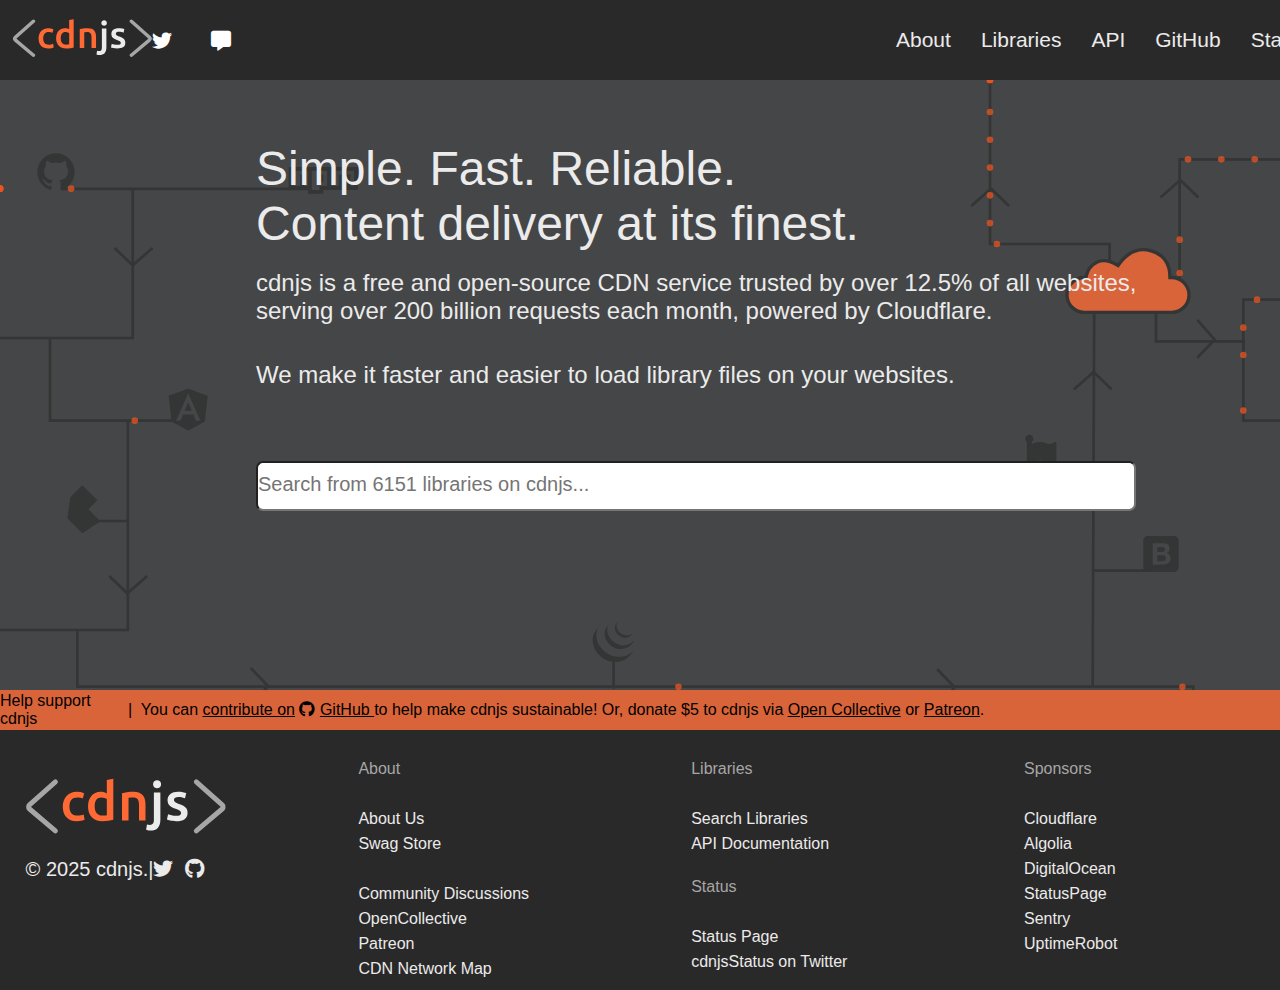
<file: cdnjs/index.html>
<!DOCTYPE html>
<html lang="en">
<head>
    <meta charset="UTF-8">
    <meta name="viewport" content="width=device-width, initial-scale=1.0">
    <title>Document</title>
    <link rel="stylesheet" href="./index.css">
    <link rel="stylesheet" href="https://cdnjs.cloudflare.com/ajax/libs/font-awesome/6.7.2/css/all.min.css" integrity="sha512-Evv84Mr4kqVGRNSgIGL/F/aIDqQb7xQ2vcrdIwxfjThSH8CSR7PBEakCr51Ck+w+/U6swU2Im1vVX0SVk9ABhg==" crossorigin="anonymous" referrerpolicy="no-referrer" />
</head>
<body>
    <nav>
        <div>
           &nbsp;&nbsp;&nbsp; <article><img src="./assets/f7a2ebfb819c118086546e481876aef6.svg" alt=""></article>
            
        </div>
        <div id="d1"><article id="id1">&nbsp;&nbsp;<i class="fa-brands fa-twitter"></i></article>&nbsp;&nbsp;&nbsp;&nbsp;&nbsp;&nbsp;&nbsp;
            <article><i class="fa-solid fa-message"></i></article></div>
        <div>
            <ol>
                <li>About</li>
                <li>Libraries</li>
                <li>API</li>
                <li>GitHub
                </li>
                <li>Status</li>
            </ol>
        </div>
    </nav>
    <main>
        <svg width="100%" height="100%" viewBox="0 0 1920 969" version="1.1" xmlns="http://www.w3.org/2000/svg" xmlns:xlink="http://www.w3.org/1999/xlink" preserveAspectRatio="xMidYMin slice" class=""><title>bg</title><desc>Created with Sketch.</desc><g id="Page-1" stroke="none" stroke-width="1" fill="none" fill-rule="evenodd"><g id="bg"><g id="Grid"><g id="Pre-cloud-tracks" transform="translate(0.000000, 163.000000)"><path id="PreCloudTracks0" fill="transparent" stroke="none" d="M 91 0 L 199.151312 0 L 200.25 224 L 75 225 L 75 348 L 191.5 348 L 191.5 662 L 116 662 L 116 747.25 L 1639 747.25 L 1641.25 185.5"></path><path id="PreCloudTracks1" fill="transparent" stroke="none" d="M 465.894976 1.13686838e-13 L 199.151312 1.13686838e-13 L 200.25 224 L 75 225 L 75 348 L 191.5 348 L 191.5 662 L 116 662 L 116 747.25 L 1639 747.25 L 1641.25 185.5"></path><path id="PreCloudTracks2" fill="transparent" stroke="none" d="M 0 224 L 75 225 L 75 348 L 191.5 348 L 191.5 662 L 116 662 L 116 747.25 L 1639 747.25 L 1641.25 185.5"></path><path id="PreCloudTracks3" fill="transparent" stroke="none" d="M 259.5 348 L 191.5 348 L 191.5 662 L 116 662 L 116 747.25 L 1639 747.25 L 1641.25 185.5"></path><path id="PreCloudTracks4" fill="transparent" stroke="none" d="M 123 498.5 L 191.5 498.5 L 191.5 662 L 116 662 L 116 747.25 L 1639 747.25 L 1641.25 185.5"></path><path id="PreCloudTracks5" fill="transparent" stroke="none" d="M 0 662 L 116 662 L 116 747.25 L 1639 747.25 L 1641.25 185.5"></path><path id="PreCloudTracks6" fill="transparent" stroke="none" d="M 920.5 705.5 L 920.5 747.25 L 1639 747.25 L 1641.25 185.5"></path><path id="PreCloudTracks7" fill="transparent" stroke="none" d="M 1790 806 L 1790 747.25 L 1639 747.25 L 1641.25 185.5"></path><path id="PreCloudTracks8" fill="transparent" stroke="none" d="M 1733 573 L 1640.125 573 L 1641.25 185.5"></path><path id="PreCloudTracks9" fill="transparent" stroke="none" d="M 1544 421 L 1640.125 421 L 1641.25 185.5"></path></g><g id="Post-cloud-tracks" transform="translate(1485.000000, 0.000000)"><path id="PostCloudTracks0" fill="transparent" stroke="none" d="M 179.5 271.859852 L 179.5 246 L -4.26325641e-14 246 L -4.26325641e-14 0"></path><path id="PostCloudTracks1" fill="transparent" stroke="none" d="M 284.5 301.501293 L 284.5 119 L 435 119"></path><path id="PostCloudTracks2" fill="transparent" stroke="none" d="M 249 348.5 L 249 392 L 380 392 L 380 329.5 L 435 329.5"></path><path id="PostCloudTracks3" fill="transparent" stroke="none" d="M 249 348.5 L 249 392 L 380 392 L 380 511 L 435 511"></path></g><g id="Paths" transform="translate(-0.000000, 0.000000)" stroke="#343535" stroke-width="4"><polyline id="Path-2" points="91 163.25 263.421041 163.25 465.894976 163.25"></polyline><polyline id="Path-3" points="199.151312 163 199.151312 387 0 387"></polyline><polyline id="Path-4" points="75 388 75 511 259.5 511"></polyline><polyline id="Path-5" points="191.75 511 191.75 825 0 825"></polyline><path d="M123,661.5 L191.5,661.5" id="Path-6"></path><polyline id="Path-7" points="116 827 116 910 1790 910 1790 969"></polyline><path d="M1641.25,348 L1639,912" id="Path-9"></path><polyline id="Path-10" points="1769.5 315 1769.5 119 1920 119"></polyline><polyline id="Path-12" points="1734 345.5 1734 392 1865 392 1865 511 1920 511"></polyline><polyline id="Path-13" points="1865 405 1865 329.5 1920 329.5"></polyline><polyline id="Path-14" points="1664.5 288 1664.5 246 1485 246 1485 0"></polyline><path d="M1640.5,584 L1544,584" id="Path-15"></path><path d="M920.5,913 L920.5,868.5" id="Path-17"></path><path d="M1638.5,736 L1733,736" id="Path-19"></path></g><g id="Arrows" transform="translate(165.000000, 150.000000)" stroke="#343535" stroke-linecap="round" stroke-width="4"><polyline id="Path-16" points="1501.5 313 1475.5 288 1447 313"></polyline><polyline id="Path-16" transform="translate(1254.500000, 762.250000) scale(-1, 1) rotate(-90.000000) translate(-1254.500000, -762.250000) " points="1281.75 774.75 1255.75 749.75 1227.25 774.75"></polyline><polyline id="Path-16" transform="translate(224.500000, 760.250000) scale(-1, 1) rotate(-90.000000) translate(-224.500000, -760.250000) " points="251.75 772.75 225.75 747.75 197.25 772.75"></polyline><polyline id="Path-16" transform="translate(27.250000, 607.500000) rotate(180.000000) translate(-27.250000, -607.500000) " points="54.5 620 28.5 595 0 620"></polyline><polyline id="Path-16" transform="translate(35.250000, 115.500000) rotate(180.000000) translate(-35.250000, -115.500000) " points="62.5 128 36.5 103 8 128"></polyline><polyline id="Path-16" transform="translate(1644.500000, 238.250000) rotate(90.000000) translate(-1644.500000, -238.250000) " points="1671.75 250.75 1645.75 225.75 1617.25 250.75"></polyline><polyline id="Path-16" points="1631.5 25 1605.5 0 1577 25"></polyline><polyline id="Path-16" points="1347.5 38 1321.5 13 1293 38"></polyline></g><circle cx="0" cy="0" r="5" fill="#E95420" opacity="0.75" transform="translate(0.000000, 163.000000)"><animateMotion id="PreCloudTracks0Anim0" dur="26.05130078125s" begin="0.6549435827601584s;PreCloudTracks0Anim0.end+19.08355145584541s" path="M 91 0 L 199.151312 0 L 200.25 224 L 75 225 L 75 348 L 191.5 348 L 191.5 662 L 116 662 L 116 747.25 L 1639 747.25 L 1641.25 185.5"></animateMotion></circle><circle cx="0" cy="0" r="5" fill="#E95420" opacity="0.75" transform="translate(0.000000, 163.000000)"><animateMotion id="PreCloudTracks1Anim0" dur="27.3200390625s" begin="0.9040692260046441s;PreCloudTracks1Anim0.end+23.553869910880035s" path="M 465.894976 1.13686838e-13 L 199.151312 1.13686838e-13 L 200.25 224 L 75 225 L 75 348 L 191.5 348 L 191.5 662 L 116 662 L 116 747.25 L 1639 747.25 L 1641.25 185.5"></animateMotion></circle><circle cx="0" cy="0" r="5" fill="#E95420" opacity="0.75" transform="translate(0.000000, 163.000000)"><animateMotion id="PreCloudTracks2Anim0" dur="22.99208984375s" begin="0.855468984400291s;PreCloudTracks2Anim0.end+17.70060090680072s" path="M 0 224 L 75 225 L 75 348 L 191.5 348 L 191.5 662 L 116 662 L 116 747.25 L 1639 747.25 L 1641.25 185.5"></animateMotion></circle><circle cx="0" cy="0" r="5" fill="#E95420" opacity="0.75" transform="translate(0.000000, 163.000000)"><animateMotion id="PreCloudTracks3Anim0" dur="21.02003515625s" begin="0.32123632968431615s;PreCloudTracks3Anim0.end+13.786982239407623s" path="M 259.5 348 L 191.5 348 L 191.5 662 L 116 662 L 116 747.25 L 1639 747.25 L 1641.25 185.5"></animateMotion></circle><circle cx="0" cy="0" r="5" fill="#E95420" opacity="0.75" transform="translate(0.000000, 163.000000)"><animateMotion id="PreCloudTracks4Anim0" dur="19.82003515625s" begin="1.3610731058625016s;PreCloudTracks4Anim0.end+6.044373646321173s" path="M 123 498.5 L 191.5 498.5 L 191.5 662 L 116 662 L 116 747.25 L 1639 747.25 L 1641.25 185.5"></animateMotion></circle><circle cx="0" cy="0" r="5" fill="#E95420" opacity="0.75" transform="translate(0.000000, 163.000000)"><animateMotion id="PreCloudTracks5Anim0" dur="18.28803515625s" begin="1.2682462409003907s;PreCloudTracks5Anim0.end+33.19058320222195s" path="M 0 662 L 116 662 L 116 747.25 L 1639 747.25 L 1641.25 185.5"></animateMotion></circle><circle cx="0" cy="0" r="5" fill="#E95420" opacity="0.75" transform="translate(0.000000, 163.000000)"><animateMotion id="PreCloudTracks6Anim0" dur="10.5760361328125s" begin="-0.33141396082260033s;PreCloudTracks6Anim0.end+8.310774329038882s" path="M 920.5 705.5 L 920.5 747.25 L 1639 747.25 L 1641.25 185.5"></animateMotion></circle><circle cx="0" cy="0" r="5" fill="#E95420" opacity="0.75" transform="translate(0.000000, 163.000000)"><animateMotion id="PreCloudTracks7Anim0" dur="6.1720361328125s" begin="0.17856951575646285s;PreCloudTracks7Anim0.end+0.571282587471619s" path="M 1790 806 L 1790 747.25 L 1639 747.25 L 1641.25 185.5"></animateMotion></circle><circle cx="0" cy="0" r="5" fill="#E95420" opacity="0.75" transform="translate(0.000000, 163.000000)"><animateMotion id="PreCloudTracks8Anim0" dur="3.84301318359375s" begin="0.978582541853533s;PreCloudTracks8Anim0.end+0.060637719632486695s" path="M 1733 573 L 1640.125 573 L 1641.25 185.5"></animateMotion></circle><circle cx="0" cy="0" r="5" fill="#E95420" opacity="0.75" transform="translate(0.000000, 163.000000)"><animateMotion id="PreCloudTracks9Anim0" dur="2.653021484375s" begin="1.9649837051725507s;PreCloudTracks9Anim0.end+1.2086298485157612s" path="M 1544 421 L 1640.125 421 L 1641.25 185.5"></animateMotion></circle><circle cx="0" cy="0" r="5" fill="#E95420" opacity="0.75" transform="translate(1485.000000, 0.000000)"><animateMotion id="PostCloudTracks0Anim0" dur="1.805439453125s" begin="0s;PostCloudTracks0Anim0.end+0s" path="M 179.5 271.859852 L 179.5 246 L -4.26325641e-14 246 L -4.26325641e-14 0"></animateMotion></circle><circle cx="0" cy="0" r="5" fill="#E95420" opacity="0.75" transform="translate(1485.000000, 0.000000)"><animateMotion id="PostCloudTracks0Anim1" dur="1.805439453125s" begin="-0.16666666666666666s;PostCloudTracks0Anim1.end+0s" path="M 179.5 271.859852 L 179.5 246 L -4.26325641e-14 246 L -4.26325641e-14 0"></animateMotion></circle><circle cx="0" cy="0" r="5" fill="#E95420" opacity="0.75" transform="translate(1485.000000, 0.000000)"><animateMotion id="PostCloudTracks0Anim2" dur="1.805439453125s" begin="-0.3333333333333333s;PostCloudTracks0Anim2.end+0s" path="M 179.5 271.859852 L 179.5 246 L -4.26325641e-14 246 L -4.26325641e-14 0"></animateMotion></circle><circle cx="0" cy="0" r="5" fill="#E95420" opacity="0.75" transform="translate(1485.000000, 0.000000)"><animateMotion id="PostCloudTracks0Anim3" dur="1.805439453125s" begin="-0.5s;PostCloudTracks0Anim3.end+0s" path="M 179.5 271.859852 L 179.5 246 L -4.26325641e-14 246 L -4.26325641e-14 0"></animateMotion></circle><circle cx="0" cy="0" r="5" fill="#E95420" opacity="0.75" transform="translate(1485.000000, 0.000000)"><animateMotion id="PostCloudTracks0Anim4" dur="1.805439453125s" begin="-0.6666666666666666s;PostCloudTracks0Anim4.end+0s" path="M 179.5 271.859852 L 179.5 246 L -4.26325641e-14 246 L -4.26325641e-14 0"></animateMotion></circle><circle cx="0" cy="0" r="5" fill="#E95420" opacity="0.75" transform="translate(1485.000000, 0.000000)"><animateMotion id="PostCloudTracks0Anim5" dur="1.805439453125s" begin="-0.8333333333333334s;PostCloudTracks0Anim5.end+0s" path="M 179.5 271.859852 L 179.5 246 L -4.26325641e-14 246 L -4.26325641e-14 0"></animateMotion></circle><circle cx="0" cy="0" r="5" fill="#E95420" opacity="0.75" transform="translate(1485.000000, 0.000000)"><animateMotion id="PostCloudTracks1Anim0" dur="1.332005126953125s" begin="0s;PostCloudTracks1Anim0.end+0s" path="M 284.5 301.501293 L 284.5 119 L 435 119"></animateMotion></circle><circle cx="0" cy="0" r="5" fill="#E95420" opacity="0.75" transform="translate(1485.000000, 0.000000)"><animateMotion id="PostCloudTracks1Anim1" dur="1.332005126953125s" begin="-0.2s;PostCloudTracks1Anim1.end+0s" path="M 284.5 301.501293 L 284.5 119 L 435 119"></animateMotion></circle><circle cx="0" cy="0" r="5" fill="#E95420" opacity="0.75" transform="translate(1485.000000, 0.000000)"><animateMotion id="PostCloudTracks1Anim2" dur="1.332005126953125s" begin="-0.4s;PostCloudTracks1Anim2.end+0s" path="M 284.5 301.501293 L 284.5 119 L 435 119"></animateMotion></circle><circle cx="0" cy="0" r="5" fill="#E95420" opacity="0.75" transform="translate(1485.000000, 0.000000)"><animateMotion id="PostCloudTracks1Anim3" dur="1.332005126953125s" begin="-0.6s;PostCloudTracks1Anim3.end+0s" path="M 284.5 301.501293 L 284.5 119 L 435 119"></animateMotion></circle><circle cx="0" cy="0" r="5" fill="#E95420" opacity="0.75" transform="translate(1485.000000, 0.000000)"><animateMotion id="PostCloudTracks1Anim4" dur="1.332005126953125s" begin="-0.8s;PostCloudTracks1Anim4.end+0s" path="M 284.5 301.501293 L 284.5 119 L 435 119"></animateMotion></circle><circle cx="0" cy="0" r="5" fill="#E95420" opacity="0.75" transform="translate(1485.000000, 0.000000)"><animateMotion id="PostCloudTracks2Anim0" dur="1.168s" begin="0s;PostCloudTracks2Anim0.end+1.168s" path="M 249 348.5 L 249 392 L 380 392 L 380 329.5 L 435 329.5"></animateMotion></circle><circle cx="0" cy="0" r="5" fill="#E95420" opacity="0.75" transform="translate(1485.000000, 0.000000)"><animateMotion id="PostCloudTracks2Anim1" dur="1.168s" begin="-0.25s;PostCloudTracks2Anim1.end+1.168s" path="M 249 348.5 L 249 392 L 380 392 L 380 329.5 L 435 329.5"></animateMotion></circle><circle cx="0" cy="0" r="5" fill="#E95420" opacity="0.75" transform="translate(1485.000000, 0.000000)"><animateMotion id="PostCloudTracks2Anim2" dur="1.168s" begin="-0.5s;PostCloudTracks2Anim2.end+1.168s" path="M 249 348.5 L 249 392 L 380 392 L 380 329.5 L 435 329.5"></animateMotion></circle><circle cx="0" cy="0" r="5" fill="#E95420" opacity="0.75" transform="translate(1485.000000, 0.000000)"><animateMotion id="PostCloudTracks2Anim3" dur="1.168s" begin="-0.75s;PostCloudTracks2Anim3.end+1.168s" path="M 249 348.5 L 249 392 L 380 392 L 380 329.5 L 435 329.5"></animateMotion></circle><circle cx="0" cy="0" r="5" fill="#E95420" opacity="0.75" transform="translate(1485.000000, 0.000000)"><animateMotion id="PostCloudTracks3Anim0" dur="1.394s" begin="0s;PostCloudTracks3Anim0.end+1.394s" path="M 249 348.5 L 249 392 L 380 392 L 380 511 L 435 511"></animateMotion></circle><circle cx="0" cy="0" r="5" fill="#E95420" opacity="0.75" transform="translate(1485.000000, 0.000000)"><animateMotion id="PostCloudTracks3Anim1" dur="1.394s" begin="-0.3333333333333333s;PostCloudTracks3Anim1.end+1.394s" path="M 249 348.5 L 249 392 L 380 392 L 380 511 L 435 511"></animateMotion></circle><circle cx="0" cy="0" r="5" fill="#E95420" opacity="0.75" transform="translate(1485.000000, 0.000000)"><animateMotion id="PostCloudTracks3Anim2" dur="1.394s" begin="-0.6666666666666666s;PostCloudTracks3Anim2.end+1.394s" path="M 249 348.5 L 249 392 L 380 392 L 380 511 L 435 511"></animateMotion></circle></g><path d="M1626.64261,296.214779 C1612.20445,296.214779 1600.5,307.919225 1600.5,322.35739 C1600.5,336.795555 1612.20445,348.5 1626.64261,348.5 L1757.35739,348.5 C1771.79555,348.5 1783.5,336.795555 1783.5,322.35739 C1783.5,307.919225 1771.79555,296.214779 1757.35739,296.214779 L1754.8726,296.214779 L1754.82256,293.765852 C1754.41983,274.056525 1745.15531,261.751876 1726.66629,256.332439 C1708.20006,250.919685 1692.26068,257.486577 1678.40365,276.414729 L1677.07974,278.223141 L1675.13798,277.10391 C1663.43445,270.357981 1653.48951,269.238093 1645.07338,273.513248 C1636.4999,277.868335 1631.28409,284.712455 1629.29425,294.22657 L1628.87843,296.214779 L1626.64261,296.214779 Z" id="Cloud" stroke="#343535" stroke-width="5" fill="#D9643A" fill-rule="nonzero"></path><g id="Icons" transform="translate(56.000000, 110.000000)" fill="#343535" fill-rule="nonzero"><path d="M1528.548,459.908 C1528.548,460.664 1527.9,460.988 1527.144,461.312 C1524.12,462.608 1520.88,463.796 1517.424,463.796 C1512.564,463.796 1510.296,460.772 1504.464,460.772 C1500.252,460.772 1495.824,462.284 1492.26,463.904 C1492.044,464.012 1491.828,464.012 1491.612,464.12 L1491.612,472.328 C1491.612,474.585559 1489.91163,476 1488.048,476 C1485.996,476 1484.376,474.38 1484.376,472.328 L1484.376,432.8 C1482.972,431.72 1482,429.992 1482,428.048 C1482,424.7 1484.7,422 1488.048,422 C1491.396,422 1494.096,424.7 1494.096,428.048 C1494.096,429.992 1493.232,431.72 1491.72,432.8 L1491.72,436.148 C1492.15495,436.003086 1497.91819,433.124 1503.816,433.124 C1510.69995,433.124 1514.11777,436.04 1517.208,436.04 C1521.312,436.04 1525.848,433.124 1526.928,433.124 C1527.792,433.124 1528.548,433.772 1528.548,434.528 L1528.548,459.908 Z" id="FontAwesome"></path><path d="M220.9715,386.201 L226.3265,373.3175 L231.6815,386.201 L226.3265,386.201 L220.9715,386.201 Z M226.3265,353 L255.653,363.458 L251.18,402.2345 L226.3265,416 L201.473,402.2345 L197,363.458 L226.3265,353 Z M244.628,401.069 L226.3265,359.9615 L208.025,401.069 L214.8605,401.069 L218.546,391.871 L226.3265,391.871 L234.107,391.871 L237.7925,401.069 L244.628,401.069 Z" id="Angular"></path><polygon id="Bulma" points="45 547.5 49.5 516 67.5 498 90.0000001 520.5 76.5 534 94.5 552 67.5 570"></polygon><path d="M836.941184,717.041199 C831.448912,724.939979 832.128168,735.214216 836.327913,743.629232 C836.42495,743.831068 836.53169,744.029023 836.634549,744.226978 L836.828622,744.60542 C836.867437,744.679168 836.910133,744.750975 836.950888,744.822782 C837.022695,744.958634 837.096443,745.082841 837.170191,745.21481 L837.571922,745.90183 L837.800929,746.278332 L838.266705,747.006106 L838.464659,747.312742 C838.683962,747.638785 838.907146,747.964828 839.138093,748.283108 L839.270063,748.461656 C839.470117,748.736619 839.674567,749.008356 839.883335,749.276763 L840.116222,749.571754 L840.682916,750.270418 L840.900278,750.530476 C841.158396,750.835171 841.424276,751.137925 841.690156,751.432917 C841.717327,751.462028 841.728971,751.471731 841.736734,751.483376 C842.000392,751.769353 842.268242,752.051436 842.540197,752.329535 L842.798315,752.589593 L843.438756,753.218391 L843.700755,753.470686 C843.988976,753.742476 844.282074,754.009046 844.579907,754.270267 L845.54251,755.085375 L845.872435,755.349315 L846.538106,755.869431 L846.89326,756.141133 L847.640442,756.676776 L847.989774,756.923249 C848.228484,757.088211 848.471075,757.24541 848.715608,757.40261 L849.030006,757.612209 C849.404607,757.850024 849.783101,758.081649 850.165335,758.306991 L850.479733,758.501064 L851.333656,758.978484 C851.488914,759.061936 851.648054,759.141506 851.805253,759.221076 L852.414643,759.537415 L852.556317,759.605341 L852.808612,759.725666 L853.775097,760.172035 L853.978874,760.263249 C854.351949,760.425773 854.727863,760.581702 855.106439,760.730966 L855.378142,760.839647 L856.441663,761.233615 L856.577514,761.280193 C856.970196,761.4154 857.364855,761.544796 857.761361,761.668339 L858.048589,761.753731 C858.436736,761.875998 858.855934,762.025434 859.271251,762.099182 C885.84764,766.945191 893.563992,746.126955 893.563992,746.126955 C887.081946,754.573022 875.573403,756.800982 864.64708,754.320727 C864.233704,754.227571 863.831972,754.099483 863.43024,753.979158 L863.127486,753.887943 C862.734606,753.767177 862.343815,753.639718 861.955284,753.505619 L861.794203,753.447397 C861.44833,753.324639 861.104142,753.197186 860.761733,753.065073 L860.470623,752.948629 C860.095498,752.801031 859.723446,752.64574 859.354702,752.482853 L859.131518,752.385816 L858.190263,751.947211 L857.91856,751.817182 C857.674028,751.700738 857.433377,751.570709 857.190786,751.429035 L856.705603,751.17674 C856.410611,751.021482 856.123383,750.854579 855.832273,750.687676 L855.537282,750.522713 C855.155213,750.297098 854.776723,750.065475 854.401953,749.827931 C854.299095,749.761946 854.198176,749.69208 854.095318,749.624154 L853.287973,749.086571 C853.198699,749.028349 853.0939,748.962364 853.027915,748.904143 L852.263266,748.351034 L851.923638,748.094857 L851.234678,747.555334 L850.928042,747.308861 L850.070239,746.584967 C850.039044,746.557684 850.006668,746.531783 849.973202,746.507338 L849.070762,745.686408 L848.818466,745.441876 L848.174143,744.801434 L847.921848,744.549139 C847.650146,744.271614 847.386206,743.992149 847.145555,743.706861 C847.13197,743.693276 847.118385,743.679691 847.10674,743.664165 C846.831954,743.362554 846.562793,743.055865 846.299396,742.744258 L846.105323,742.491963 L845.523103,741.773892 L845.32903,741.508011 L844.657536,740.615275 C838.567518,732.363281 836.390016,720.955656 841.230203,711.601326 M854.000222,710.388368 C850.025602,716.107706 850.241023,723.779421 853.340373,729.811218 C853.859723,730.827828 854.447161,731.808189 855.098676,732.745605 C855.694481,733.599527 856.35433,734.61453 857.144208,735.299609 C857.431437,735.615948 857.730309,735.920643 858.036945,736.225338 L858.269833,736.458226 C858.566456,736.747484 858.869943,737.029617 859.180036,737.304385 C859.193622,737.314089 859.203325,737.327674 859.218851,737.337378 C859.572064,737.647895 859.929159,737.919597 860.292076,738.226233 L860.532727,738.414484 C860.896832,738.695297 861.268288,738.966447 861.646707,739.227651 L861.6797,739.25094 C861.846603,739.367384 862.017387,739.474124 862.188172,739.586686 C862.269682,739.639086 862.347312,739.695367 862.428822,739.745827 C862.700128,739.919889 862.975128,740.088124 863.253634,740.250417 L863.370078,740.318343 L864.099793,740.706489 C864.185185,740.755007 864.293866,740.795763 864.359851,740.84234 L864.870264,741.10628 C864.895493,741.119865 864.922664,741.129569 864.947893,741.141213 C865.29796,741.315554 865.652592,741.480574 866.011414,741.6361 L866.244302,741.733136 C866.533373,741.855856 866.824525,741.973611 867.117632,742.08635 L867.490252,742.222201 C867.755993,742.318798 868.023199,742.411317 868.291775,742.499726 L868.654692,742.61617 C869.037016,742.732614 869.430985,742.887872 869.813309,742.951916 C890.332672,746.352079 895.07,730.531229 895.07,730.531229 C890.800389,736.683351 882.532869,739.613857 873.706418,737.323793 C873.316302,737.221144 872.928692,737.109196 872.543919,736.988046 C872.427476,736.953113 872.311032,736.914298 872.194588,736.875483 L871.37948,736.596018 L870.991334,736.460167 C870.698348,736.347122 870.4072,736.229369 870.118004,736.106953 L869.881235,736.009917 C869.520186,735.852969 869.162987,735.687311 868.80995,735.513089 L868.272368,735.241387 L867.96185,735.082247 C867.7335,734.958268 867.507055,734.830812 867.282594,734.699922 L867.119573,734.608708 C866.84192,734.446056 866.567574,734.277826 866.296702,734.104118 C866.213251,734.051718 866.13174,733.993496 866.048288,733.939155 L865.514587,733.585942 C865.138694,733.325426 864.769823,733.054921 864.408369,732.774716 L864.156074,732.580643 C860.27461,729.529811 857.231541,725.361118 855.775992,720.637376 C854.250576,715.737026 854.57856,710.23505 857.221838,705.771366 M868.346115,705.416212 C866.005592,708.880419 865.772704,713.146149 867.399038,716.953866 C869.112705,720.996411 872.62543,724.165627 876.726198,725.687161 L877.23467,725.881235 L877.459795,725.951101 L878.191451,726.145174 C889.521446,728.33432 892.591685,720.33074 893.412615,719.152715 C890.720819,723.028358 886.196972,723.957969 880.646477,722.611101 C880.207872,722.50436 879.72657,722.34522 879.30349,722.195784 C878.760487,722.003328 878.22799,721.782426 877.708208,721.533994 C876.721719,721.059555 875.784903,720.488104 874.911613,719.82809 C869.945279,716.061129 866.859514,708.853249 870.100537,703" id="jQuery"></path><path d="M377,20.4456522 L481,20.4456522 L481,54.8245342 L429,54.8245342 L429,60.5543478 L405.888889,60.5543478 L405.888889,54.8245342 L377,54.8245342 L377,20.4456522 Z M382.777778,49.0947205 L394.333333,49.0947205 L394.333333,31.9052795 L400.111111,31.9052795 L400.111111,49.0947205 L405.888889,49.0947205 L405.888889,26.1754658 L382.777778,26.1754658 L382.777778,49.0947205 Z M411.666667,26.1754658 L411.666667,54.8245342 L423.222222,54.8245342 L423.222222,49.0947205 L434.777778,49.0947205 L434.777778,26.1754658 L411.666667,26.1754658 Z M423.222222,31.9052795 L429,31.9052795 L429,43.3649068 L423.222222,43.3649068 L423.222222,31.9052795 Z M440.555556,26.1754658 L440.555556,49.0947205 L452.111111,49.0947205 L452.111111,31.9052795 L457.888889,31.9052795 L457.888889,49.0947205 L463.666667,49.0947205 L463.666667,31.9052795 L469.444444,31.9052795 L469.444444,49.0947205 L475.222222,49.0947205 L475.222222,26.1754658 L440.555556,26.1754658 Z" id="NPM"></path><path d="M1659,621.037212 L1659,580.962788 C1659,577.117347 1662.0592,574 1665.83385,574 L1705.16615,574 C1708.94038,574 1712,577.116924 1712,580.962788 L1712,591 L1698,597.5 L1694,599.5 C1694.88624,599.911758 1695.21957,600.078424 1695,600 C1694.95154,599.982691 1694.6182,599.816024 1694,599.5 C1695.27915,598.841404 1696.11248,598.341404 1696.5,598 C1697.62738,597.006764 1697.89507,596.024651 1698,595.5 C1698.52906,592.854716 1698.25604,590.853455 1698,590 C1697,586.666667 1693.83333,585 1688.5,585 L1673,585 L1673,617 C1677.26503,617.009196 1680.26503,617.009196 1682,617 C1689.06435,616.962555 1692.27189,617.130349 1696,615 C1697.64525,614.059859 1701,611 1699.5,605 C1698.92876,602.71504 1697.09543,600.881706 1694,599.5 L1698,597.5 C1707.33333,593.149906 1712,590.983239 1712,591 C1712,595.448537 1712,605.460941 1712,621.037212 C1712,624.882653 1708.9408,628 1705.16615,628 L1665.83385,628 C1662.05962,628 1659,624.883077 1659,621.037212 Z M1680,598 L1680,590.5 L1687.06087,590.5 C1690.08696,590.5 1691.6,591.75 1691.6,594.25 C1691.6,596.75 1689.91884,598 1686.55652,598 L1680,598 Z M1680,611.75 L1680,602.75 L1687.66957,602.75 C1691.22319,602.75 1693,604.25 1693,607.25 C1693,610.25 1691.04058,611.75 1687.12174,611.75 L1680,611.75 Z" id="Bootstrap"></path><path d="M28.1141498,1.47138963e-05 C14.3291065,-0.0139960479 2.57201487,9.97940642 0.364861572,23.5866137 C-1.84229173,37.1938209 6.15314924,50.3911775 19.2358377,54.7352398 C20.6494719,54.9938314 21.1494157,54.1146199 21.1494157,53.3733239 C21.1494157,52.632028 21.1494157,50.9425627 21.1494157,48.5979988 C13.30547,50.3047034 11.6504837,44.8225612 11.6504837,44.8225612 C11.1301091,43.1234858 10.0245962,41.6637202 8.53014488,40.7023348 C5.99594706,38.9783907 8.73701817,38.9783907 8.73701817,38.9783907 C10.5370129,39.232639 12.1200257,40.3006959 13.029639,41.8746168 C13.8000319,43.271521 15.0950552,44.3040759 16.6284443,44.7440357 C18.1618333,45.1839954 19.8073071,44.9951274 21.201134,44.2191808 C21.3093292,42.8009761 21.9207354,41.4681105 22.9250781,40.4609826 C16.6844005,39.7541656 10.1334129,37.3406438 10.1334129,26.6694299 C10.0905625,23.8817804 11.1213662,21.184408 13.0123995,19.1357942 C12.170174,16.7119783 12.2686124,14.0602939 13.2882306,11.7055951 C13.2882306,11.7055951 15.650034,10.9470597 21.0115001,14.5845818 C25.6154387,13.3205185 30.4749454,13.3205185 35.078884,14.5845818 C40.4403501,10.9470597 42.7849141,11.7055951 42.7849141,11.7055951 C43.8187336,14.0353769 43.9417552,16.6680384 43.1297029,19.0840759 C45.0207363,21.1326897 46.0515399,23.830062 46.0086895,26.6177116 C46.0086895,37.4096016 39.4404625,39.771405 33.1825455,40.4092643 C34.5402786,41.7741014 35.2385106,43.661215 35.0961234,45.5810966 C35.0961234,49.3392947 35.0961234,52.3734363 35.0961234,53.2871267 C35.0961234,54.2008171 35.5960672,54.9076342 37.0269408,54.6318031 C49.9542812,50.1753729 57.7927847,37.0557664 55.5910896,23.5602695 C53.3893944,10.0647725 41.7875649,0.116719283 28.1141498,1.47138963e-05 Z" id="GitHub"></path></g></g></g></svg>


     <aside>
      <div><h1>Simple. Fast. Reliable. <br>
        Content delivery at its finest.</h1> </div><br>
            <p>cdnjs is a free and open-source CDN service trusted by over 12.5% of all websites, <br> serving over 200 billion requests each month, powered by Cloudflare.</p><br><br>
            <p>We make it faster and easier to load library files on your websites.</p><br><br><br><br>
            <div><input type="search" name="" id="" placeholder="Search from 6151 libraries on cdnjs... "></div>
     </aside>
    </main>
    <section id="sec1">
        <div>Help support cdnjs</div>
        <div>|</div>
        <div id="d2">You can <u>contribute on</u> <i class="fa-brands fa-github"></i> <u>GitHub </u> to help make cdnjs sustainable! Or, donate $5 to cdnjs via <u>Open Collective</u> or <u> Patreon</u>.</div>
    </section>
    <footer id="sec2">
        <div id="id1">
            <article><img src="./assets/f7a2ebfb819c118086546e481876aef6.svg" alt=""></article>
            <article>© 2025 cdnjs.|<i class="fa-brands fa-twitter"></i> &nbsp;<i class="fa-brands fa-github"></i></article>
        </div>

        <div><ul>
            <li class="c1">About</li><br>
        <li>About Us <br>
            </li>
        <li>Swag Store</li> <br>
        <li>Community Discussions</li>
        <li>OpenCollective</li>
        <li>Patreon</li>
        <li>CDN Network Map</li></ul>
    </div>

    <div> 
            <ul><li class="c1" >Libraries</li><br>
               
               <li>Search Libraries</li>
               <li>API Documentation</li></ul>
<br>
    <ul>
    <li class="c1">Status</li><br>
    <li>Status Page</li>
    <li>cdnjsStatus on Twitter</li></ul>
</div>
        <div>
            <ul><li class="c1">Sponsors</li><br>
            <li>Cloudflare</li>
            <li>Algolia</li>
            <li>DigitalOcean</li>
            <li>StatusPage</li>
            <li>Sentry</li><li>UptimeRobot</li></ul>
        </div>
    </footer>
</body>
</html>
</file>
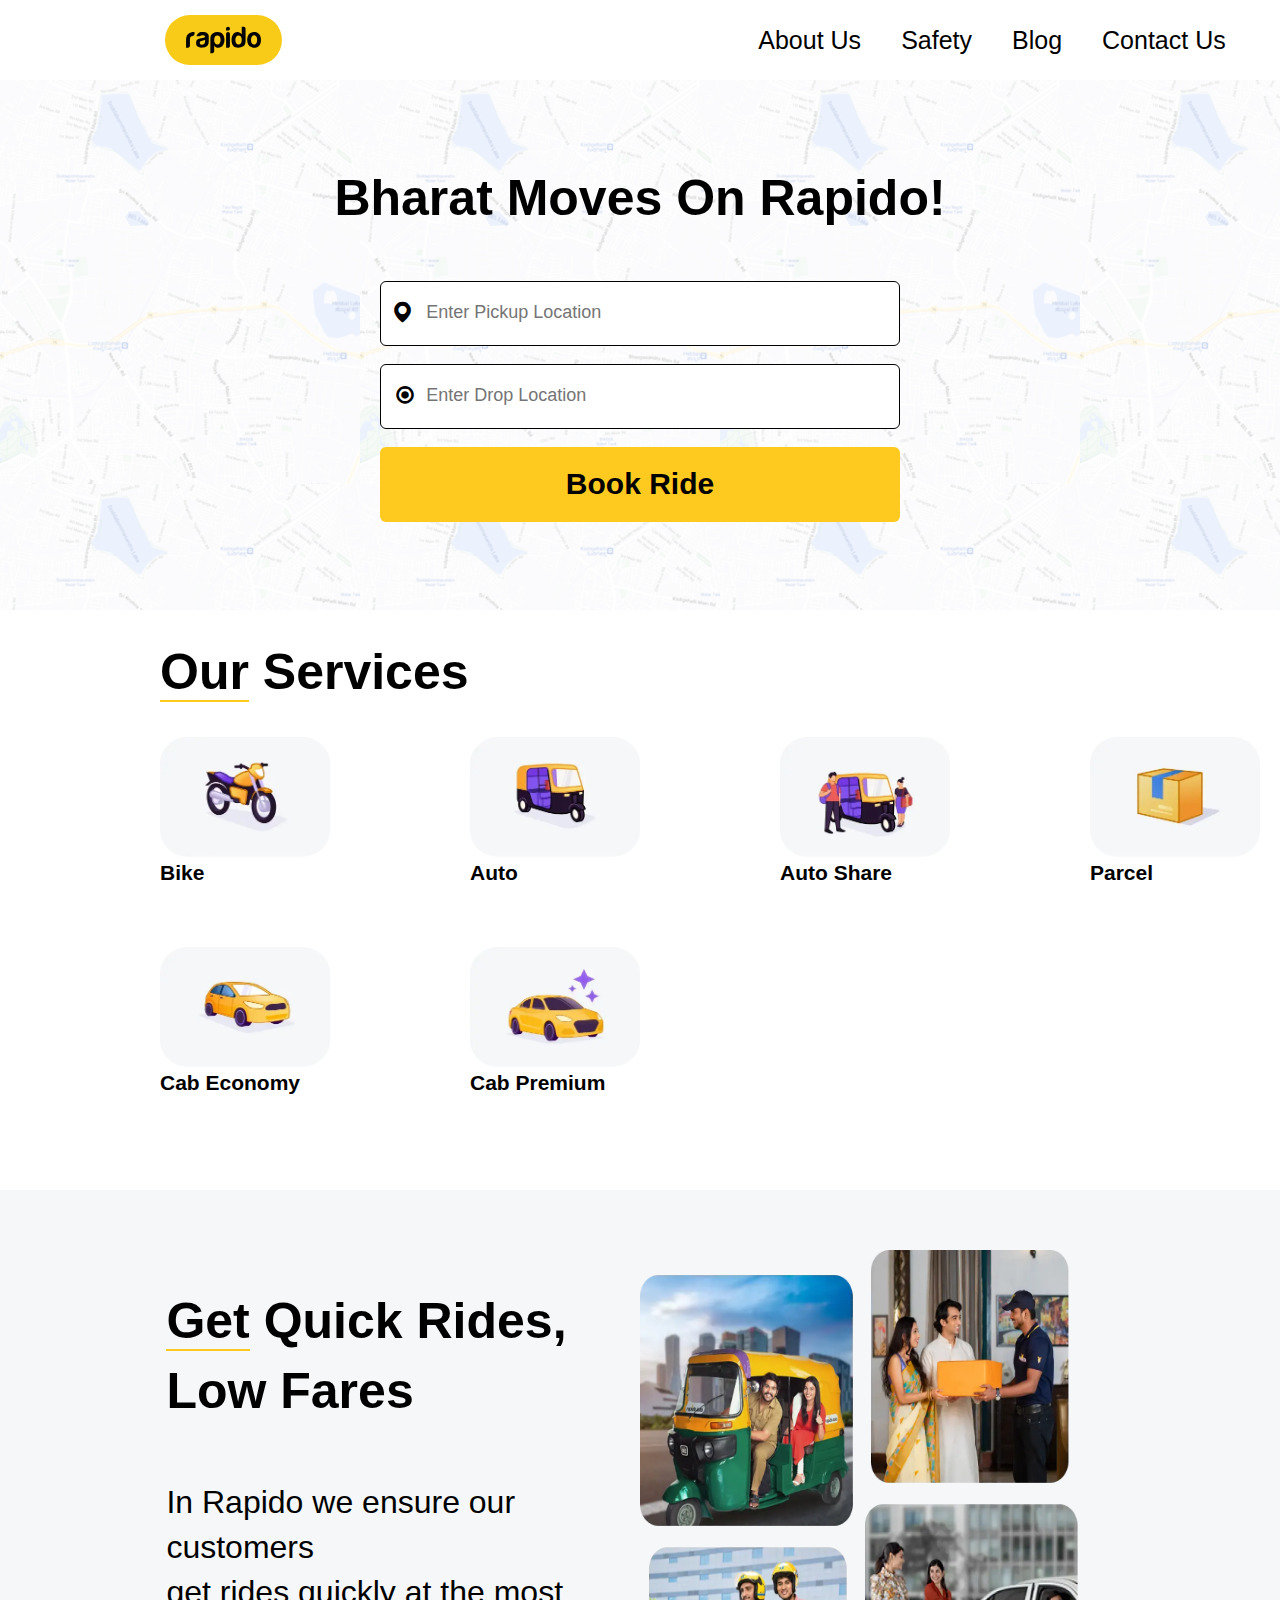
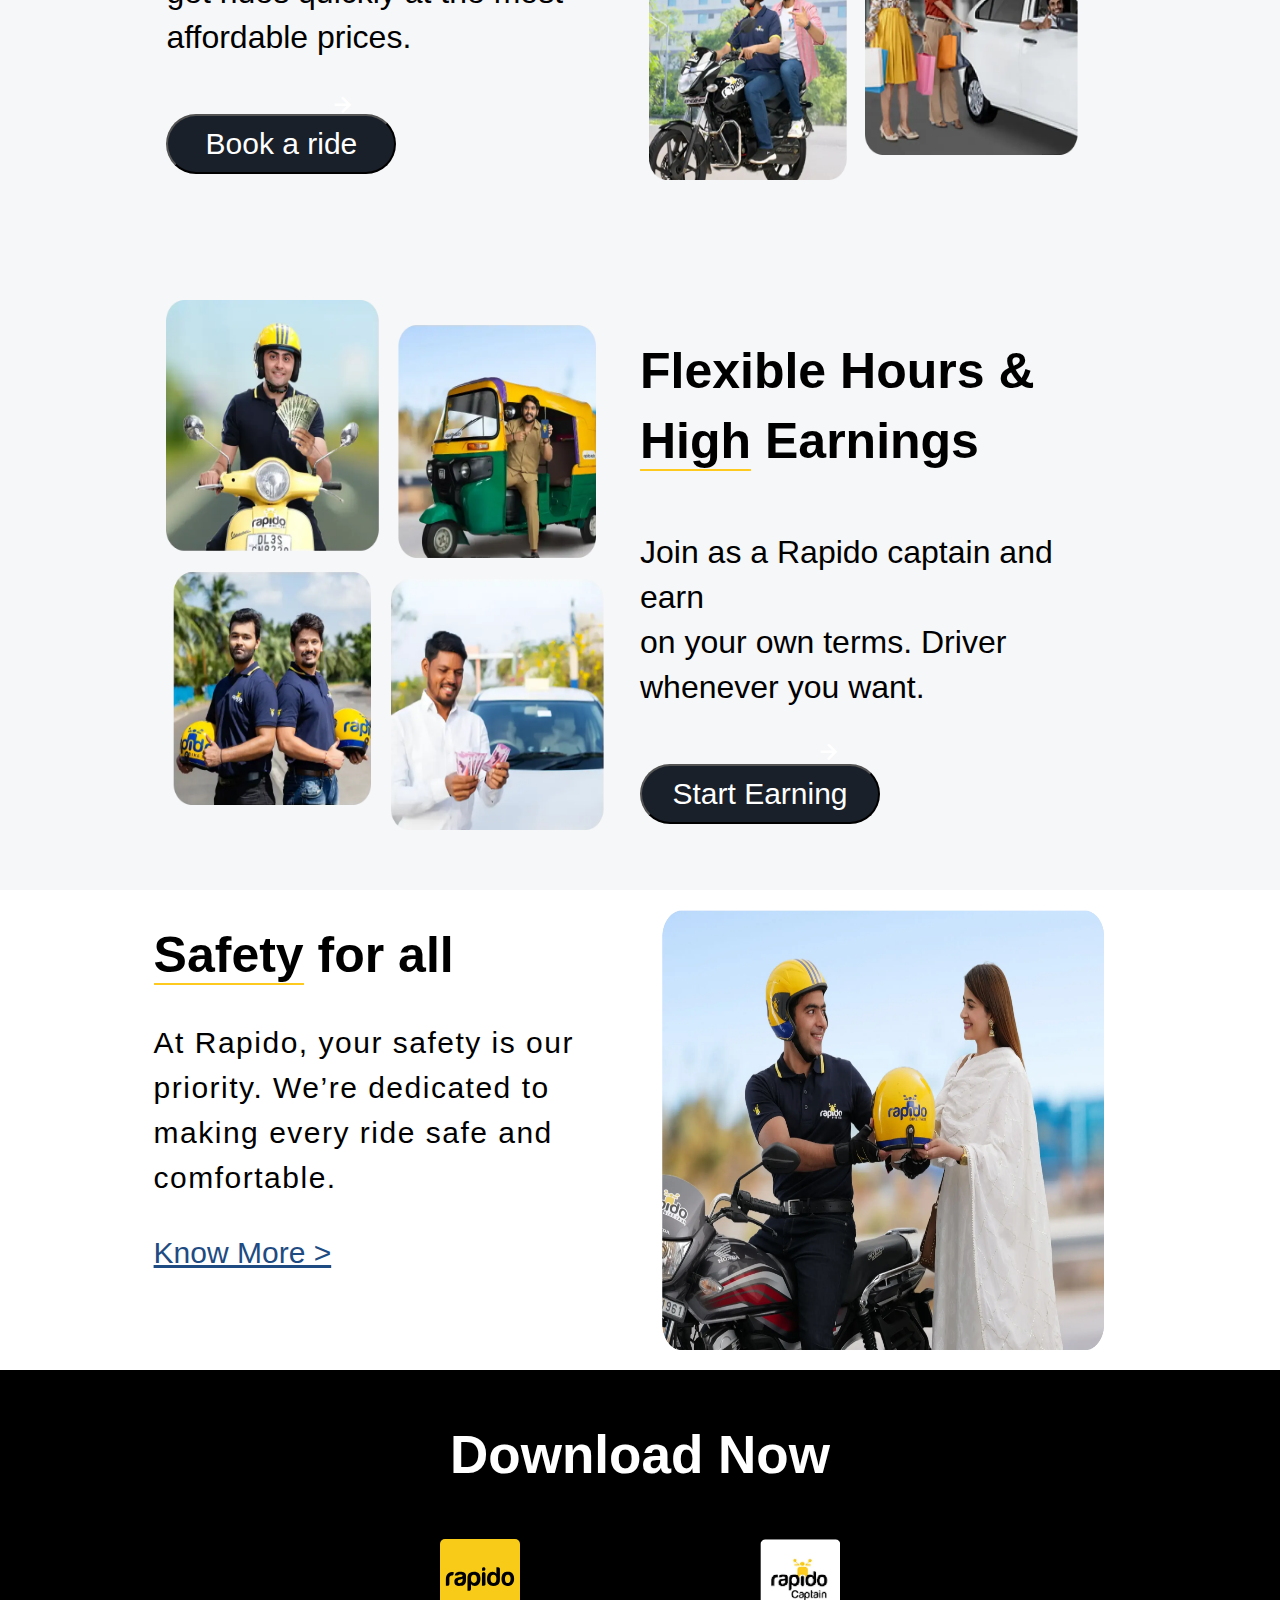
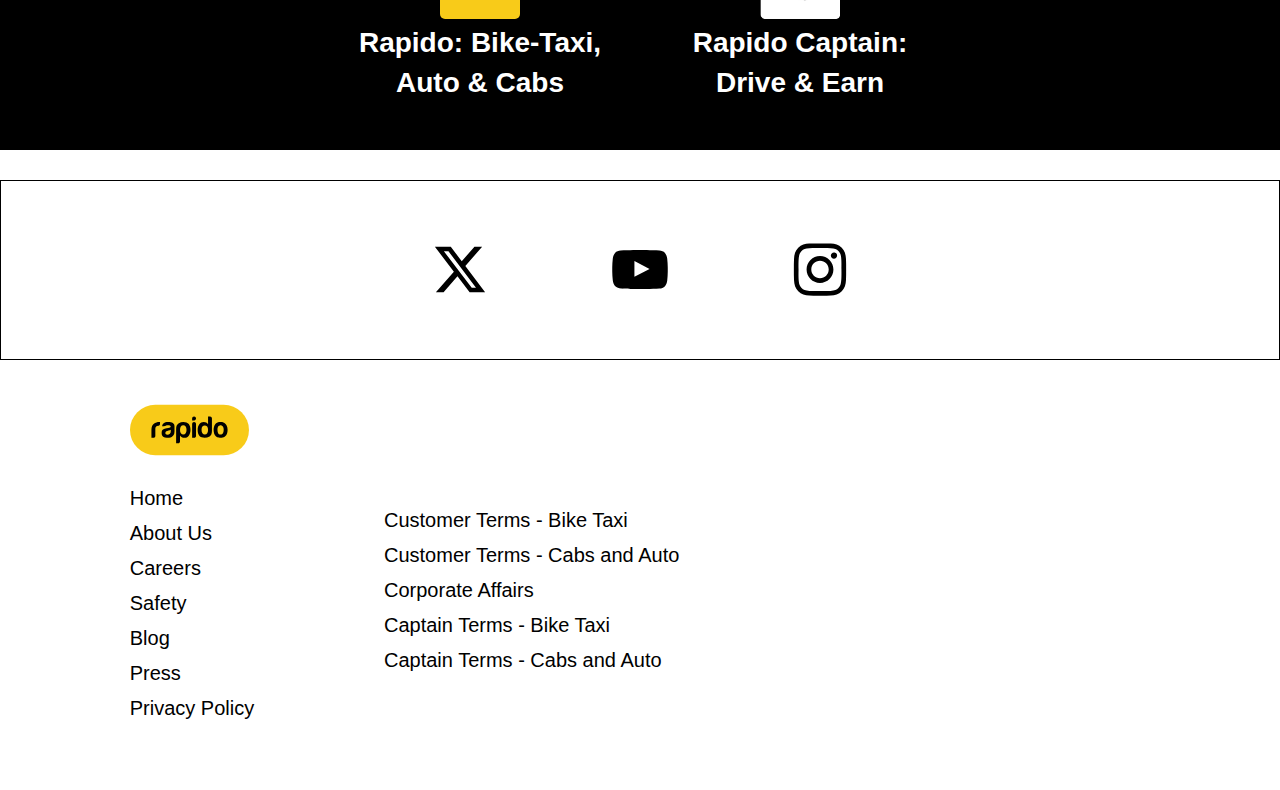
<file: rapido/index.html>
<!DOCTYPE html>
<html lang="en">
<head>
    <meta charset="UTF-8">
    <meta name="viewport" content="width=device-width, initial-scale=1.0">
    <title>Document</title>
    <link rel="stylesheet" href="./index.css">
    <link href='https://unpkg.com/boxicons@2.1.4/css/boxicons.min.css' rel='stylesheet'>
</head>
<body>
    <nav>
        <div><img src="./assets/NewLogo.svg" alt=""></div>
        <div></div>
        <div><ul><li>About Us</li>
        <li>Safety</li>
        <li>Blog</li>
        <li>Contact Us</li></ul></div>
    </nav>
    <main>
        <aside>
            <h1>Bharat Moves On Rapido!</h1><br><br><br><i class='bx bxs-map'></i><i id="i1" class='bx bx-radio-circle-marked'></i>
            <input type="text" name="" id="" placeholder="         Enter Pickup Location"><br>
            <input type="text" name="" id=""  placeholder="         Enter Drop Location"><br>
            <button>Book Ride</button>
        </aside>
    </main>

    <section id="sec1">
        <aside>
            <h1><span>Our</span> Services</h1><br><br>
            <article><div><img src="./assets/bike.webp" alt="">
            <h1>   Bike</h1>
        </div>
            <div>
                <img src="./assets/auto.webp" alt="">
                <h1>Auto</h1>
            </div>
            <div>
                <img src="./assets/auto1.webp" alt="">
                <h1>Auto Share</h1>
            </div>
            <div>
                <img src="./assets/box.webp" alt="">
                <h1>Parcel</h1>
            </div>
            <div><img src="./assets/car.webp" alt="">
            <h1>Cab Economy</h1></div>
            <div>
                <img src="./assets/car1.webp" alt="">
                <h1>Cab Premium</h1>
            </div></article>
        </aside>
    </section>
    <section id="sec2">
        <aside>
            <div><br><br><h1><span>Get</span> Quick Rides, <br>Low Fares</h1> <br><br><br>
            <p>In Rapido we ensure our customers <br> get rides quickly at the most <br> affordable prices.
            </p><br><br><br>
            <i class='bx bx-right-arrow-alt' ></i>
        <button>Book a ride </button>
    </div>
            <div>
                <img src="./assets/7bfb291ed6fd8fef3949b695f66f0441_1738146457741.webp" alt="">
            </div>
        </aside>
    </section>
    <section id="sec3">
        <aside>
            <div>
                <img src="./assets/c1ec7791629614c8c040a2a8c68bbc79_1738146545252.webp" alt="">
            </div>
            <div>
                <br><br><h1>Flexible Hours & <br><span>High</span> Earnings</h1><br><br><br>
                <p>Join as a Rapido captain and earn <br> on your own terms. Driver <br> whenever you want.</p><br><br><br>
                <button>Start Earning</button><i class='bx bx-right-arrow-alt' ></i>
            </div>
        </aside>
    </section>

    <section id="sec4">
        <aside>
            <div>
               <br><br> <h1><span>Safety</span> for all</h1><br><br>
                <p>At Rapido, your safety is our <br> priority. We’re dedicated to <br>making every ride safe and <br>comfortable.</p><br><br>
                <a href="">Know More &gt;</a>
            </div>
            <div><img src="./assets/fc70552b297693e48cef580e9f9c50c3_1738574004491.webp" alt=""></div>
        </aside>
    </section>
    <section id="sec5">
        <aside><br>
         <br>  <br> <h1>Download Now</h1><br><br><br>
            <article>
                <div>
                    <img src="./assets/5c6ff9a6070679cf24dbf94c5b78fbbc_1743499170110.svg" alt=""><br>
                    <h2>Rapido: Bike-Taxi, <br> Auto & Cabs</h2>
                </div>
                <div>
                    <img src="./assets/d261bc5886ba0e8d96fe1257004bbfb7_1738146890759.webp" alt=""><br>
                    <h2>Rapido Captain: <br> Drive & Earn</h2>
                </div>
            </article>
        </aside>
    </section>
    <section id="sec6">
        <aside>
            <img src="./assets/xtwitter.svg" alt="">
            <img src="./assets/youtube.svg" alt="">
            <img src="./assets/insta.svg" alt="">
        </aside>
    </section>
    <section id="sec7">
        <div>
            <ol><li><img src="./assets/NewLogo.svg" alt=""></li>
            <li>Home
                </li>
            <li>About Us</li>
            <li> Careers</li>
            <li>Safety</li>
            <li> Blog</li>
            <li> Press</li>
            <li>Privacy Policy</li></ol>
        </div>
        <div><ol><li>Customer Terms - Bike Taxi
           
           
            
            </li>
        <li> Customer Terms - Cabs and Auto</li>
        <li> Corporate Affairs</li>
        <li>Captain Terms - Bike Taxi</li>
        <li>Captain Terms - Cabs and Auto</li></ol></div>
    </section>
</body>
</html>
</file>
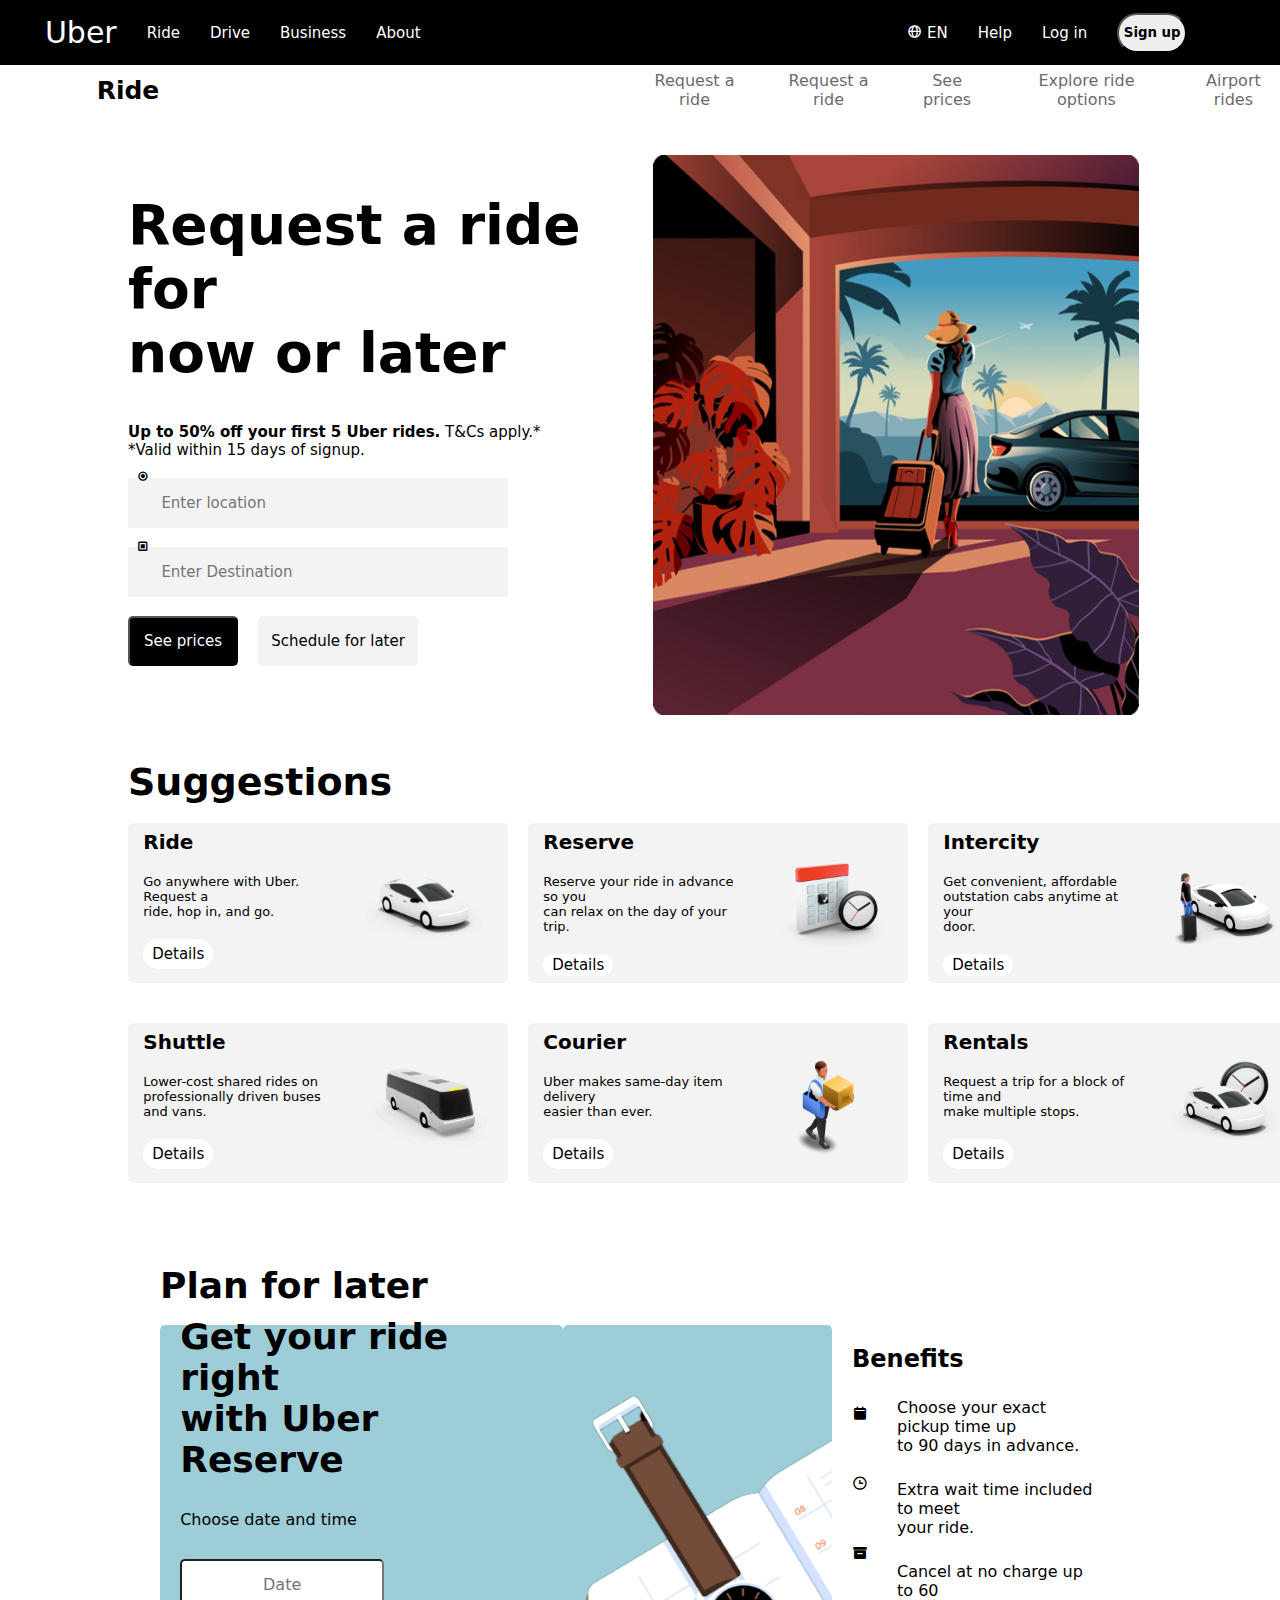
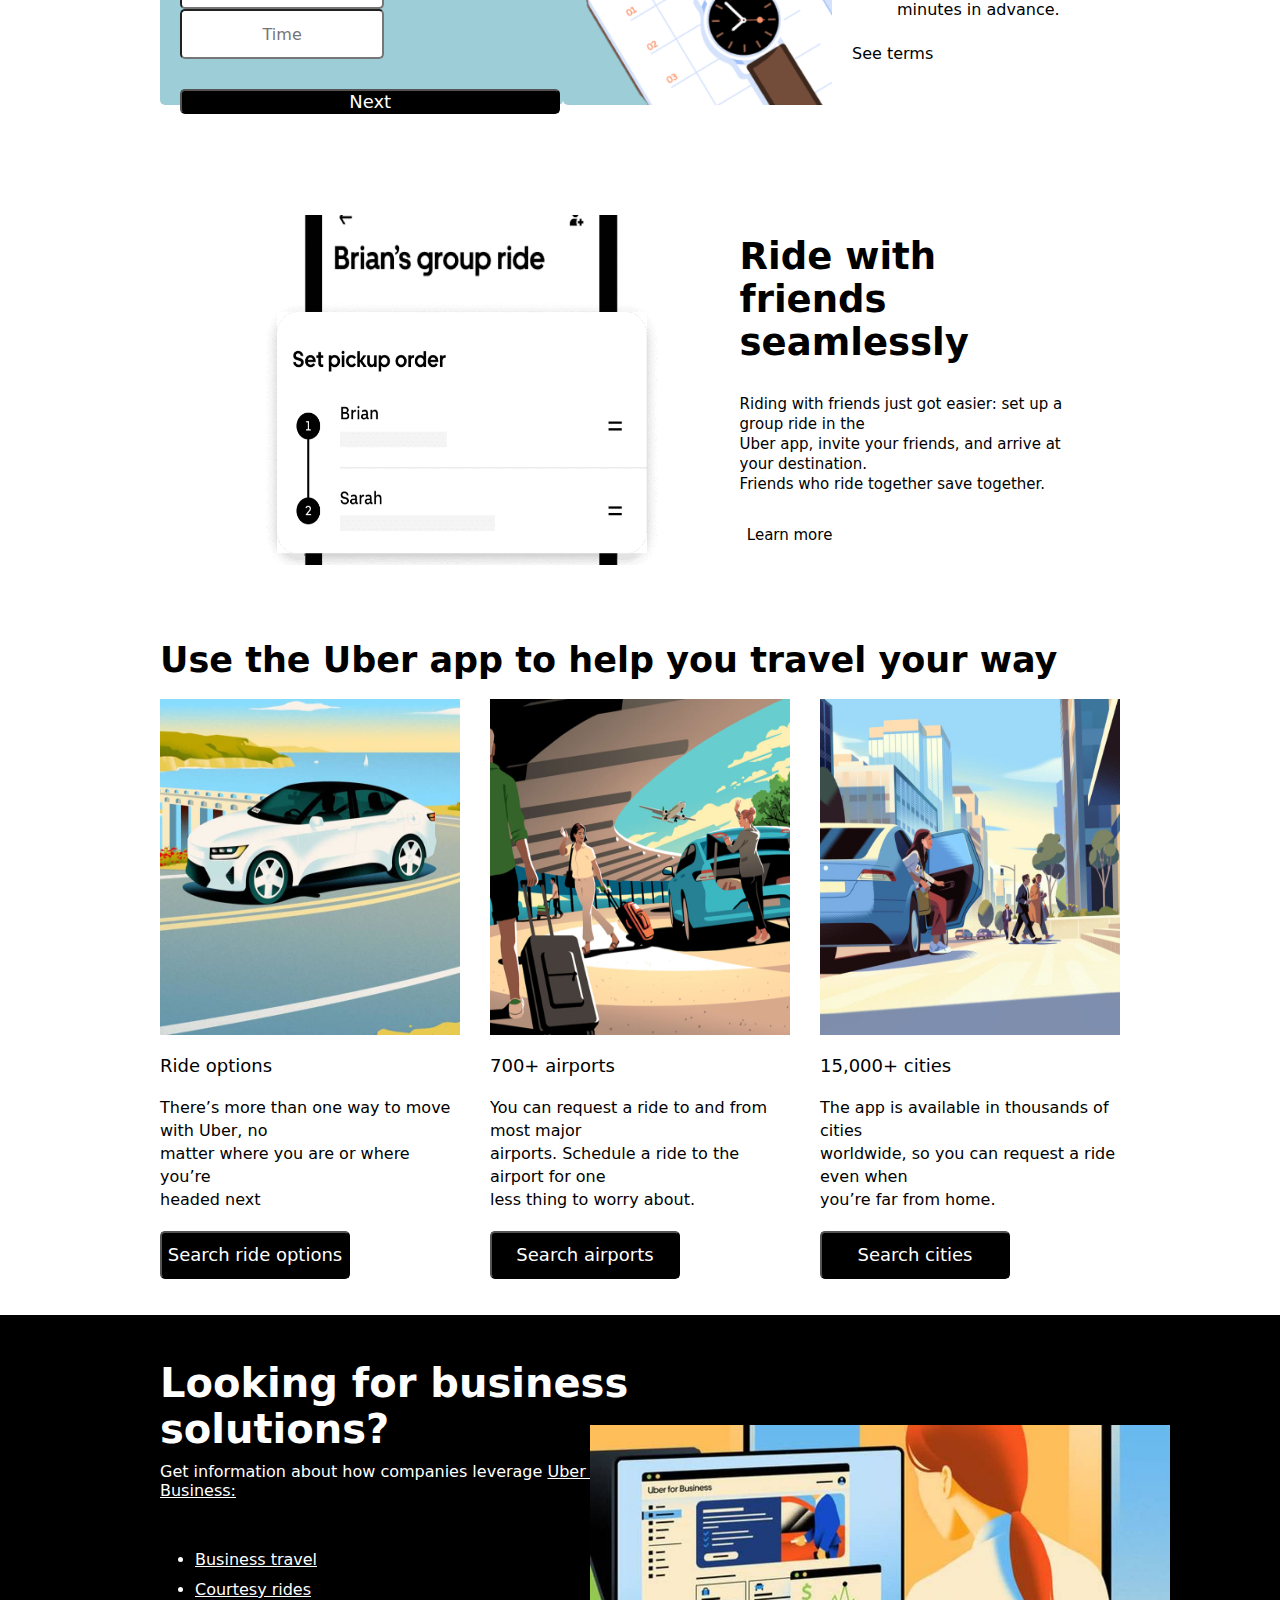
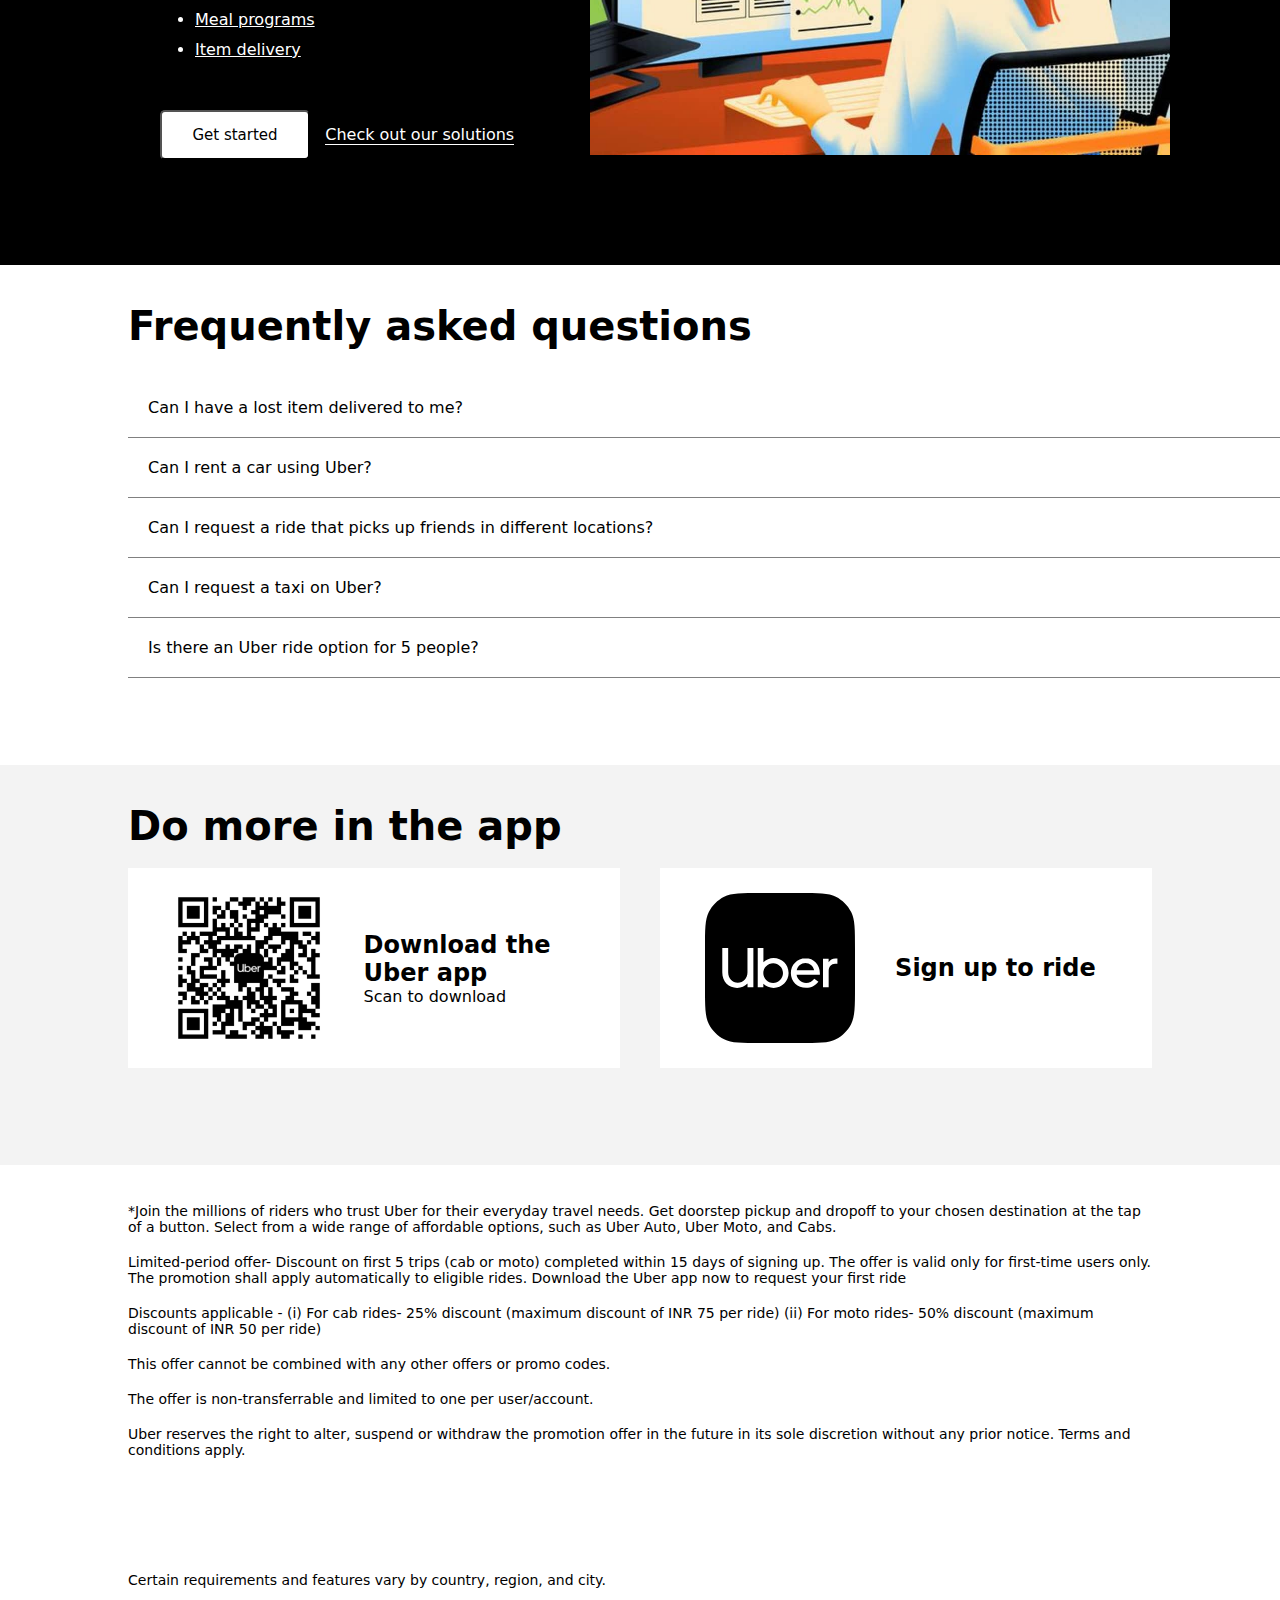
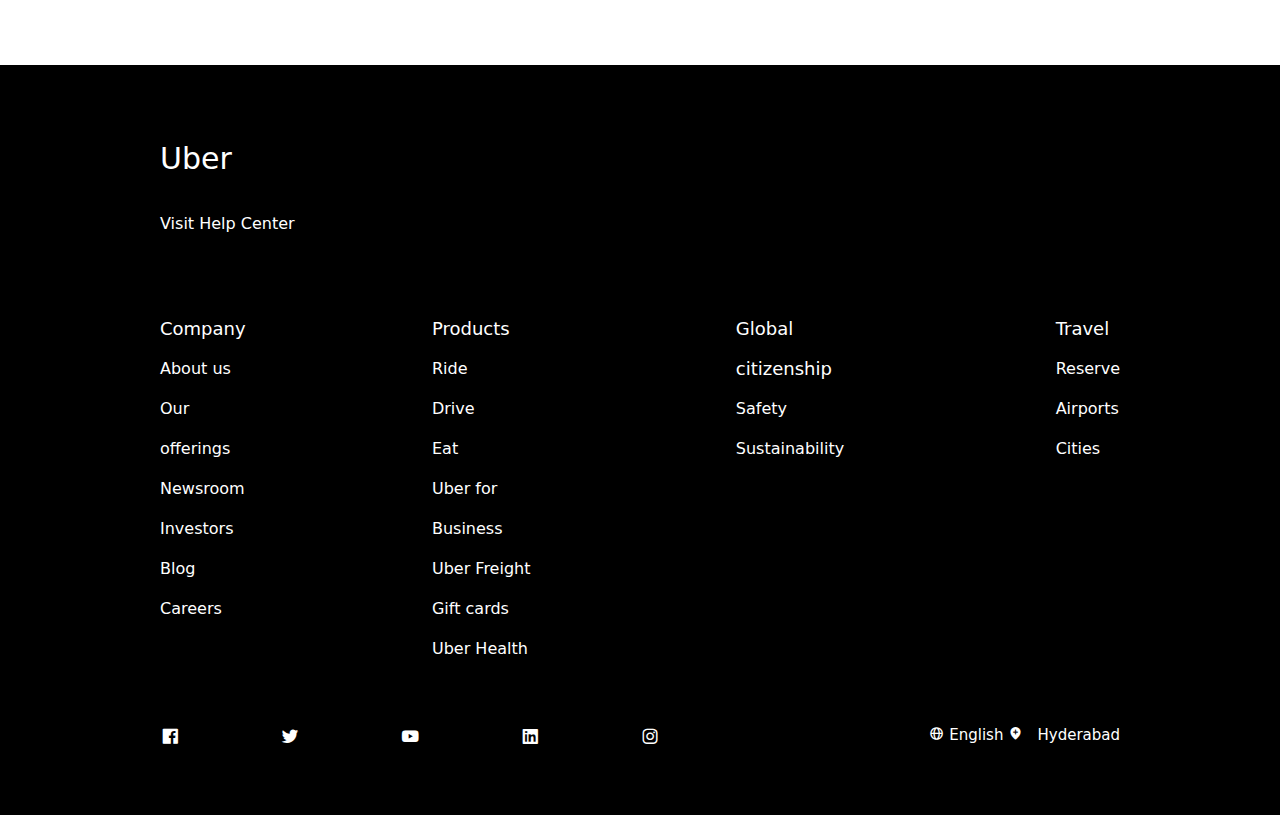
<file: uber/index.html>
<!DOCTYPE html>
<html lang="en">
<head>
    <meta charset="UTF-8">
    <meta name="viewport" content="width=device-width, initial-scale=1.0">
    <title>Document</title>
    <link rel="stylesheet" href="./index.css">
    <link href='https://unpkg.com/boxicons@2.1.4/css/boxicons.min.css' rel='stylesheet'>
</head>
<body>
    <nav>
       
        <div><ol><li id="l1">Uber</li>
        <li>Ride</li>
        <li> Drive</li>
        <li> Business</li>
        <li> About</li></ol></div>
        <div></div>
        <div><ol><li> <i class='bx bx-globe'></i> EN</li>
        <li> Help</li>
        <li>Log in</li>
        <li><button>Sign up</button></li></ol></div>
    </nav>
    <section>
        <div><b id="b">Ride</b>
        </div>
        <div></div>
        <div><ol><li>Request a ride</li>
        <li>Request a ride</li>
        <li>See prices</li>
        <li>Explore ride options</li>
        <li>Airport rides</li></ol></div>
    </section>
    <main>
        <aside>
            <div><br><br>

                <h1>Request a ride for <br>now or later</h1><br><br>
                <p><b>Up to 50% off your first 5 Uber rides.</b> T&Cs apply.* <br>*Valid within 15 days of signup.</p>
                <br><input type="text" name="" id="" placeholder="       Enter location"><br><i id="i1" class='bx bx-radio-circle-marked'></i>
                <input type="text" name="" id="" placeholder="       Enter Destination"><br><i id="i2" class='bx bx-checkbox-square'></i>
                <article><button>See prices</button> <button>Schedule for later</button></article>
            </div>
        <div><img src="./Assets/travel-ilustra.jpg" alt=""></div>
    </aside>
       
    </main>
    <section id="sec2">
        <aside>
            <h1>Suggestions</h1><br>
            <article>
                <div>
                    <div class="c1">
                        <h1>Ride</h1>
                        <p>Go anywhere with Uber. Request a <br> ride, hop in, and go.</p>
                        <button>Details</button>
                    </div>
                    <div class="c2"><img src="./Assets/car1.png" alt=""></div>
                </div>
                <div>
                    <div class="c1">
                        <h1>Reserve</h1>
                        <p>Reserve your ride in advance so you <br>can relax on the day of your trip.</p>
                        <button>Details</button>
                    </div>
                    <div class="c2"><img src="./Assets/car2.png" alt=""></div>
                </div>
                <div>
                    <div class="c1">
                        <h1>Intercity</h1>
                        <p>
                            Get convenient, affordable <br>outstation cabs anytime at your <br> door.</p>
                        <button>Details</button>
                    </div>
                    <div class="c2"><img src="./Assets/car3.png" alt=""></div>
                </div>
                <div>
                    <div class="c1">
                        <h1>Shuttle</h1>
                        <p>
                            Lower-cost shared rides on <br> professionally driven buses and vans.</p>
                        <button>Details</button>
                    </div>
                    <div class="c2"><img src="./Assets/car4.png" alt=""></div>
                </div>
                <div>
                    <div class="c1">
                        <h1>Courier</h1>
                        <p>
                            Uber makes same-day item delivery <br>easier than ever.</p>
                        <button>Details</button>
                    </div>
                    <div class="c2"><img src="./Assets/car5.png" alt=""></div>
                </div>
                <div>
                    <div class="c1">
                        <h1>Rentals</h1>
                        <p>
                            Request a trip for a block of time and <br> make multiple stops.</p>
                        <button>Details</button>
                    </div>
                    <div class="c2"><img src="./Assets/car6.png" alt=""></div>
                </div>
            </article>
        </aside>
    </section>
    <section id="sec3">
        <aside>
            <h1>Plan for later</h1><br>
            <article>
                <div id="d1">
                   <div id="d2">
                    <h1>Get your ride right <br> with Uber Reserve</h1>
                    <font>Choose date and time</font>
                    <font><input type="text" name="" id="" placeholder="Date">&nbsp;&nbsp;&nbsp;<input type="text" name="" id="" placeholder="Time"></font>
                    <button>Next</button>
                   </div>
                   <div> <img src="./Assets/image-9.png" alt=""></div>
                </div>
                <div id="d3">
                    <h2>Benefits</h2><i id="i1" class='bx bxs-calendar-alt'></i><i id="i2" class='bx bx-time' ></i><i id="i3" class='bx bxs-box' ></i>
                    <p>Choose your exact pickup time up <br>to 90 days in advance.</p>
                    <p>Extra wait time included to meet <br>your ride.</p>
                    <p>Cancel at no charge up to 60 <br>minutes in advance.</p>
                    <font>See terms</font>
                </div>
            </article>
        </aside>
    </section>
    <section id="sec4">
        <aside>
            <div id="d1"><img src="./Assets/landing-stops-group-rides.png" alt=""></div>
            <div id="d2">
                <h1>Ride with friends <br> seamlessly</h1>
                <p>Riding with friends just got easier: set up a group ride in the <br>Uber app, invite your friends, and arrive at your destination. <br> Friends who ride together save together.</p>
            <button>Learn more</button>
            </div>
        </aside>
    </section>
    <section id="sec5">
        <aside>
            <h1>Use the Uber app to help you travel your way</h1><br>
            <article>
                <div>
                    <img src="./Assets/U_CoastalCalifornia_White_Final-(1).jpg" alt="">
                    <h1>Ride options</h1>
                    <p>There’s more than one way to move with Uber, no <br> matter where you are or where you’re <br>headed next</p>
                    <button>Search ride options</button>
                </div>
                <div>
                    <img src="./Assets/Airport-rides.jpg" alt="">
                    <h1>700+ airports</h1>
                    <p>You can request a ride to and from most major <br>airports. Schedule a ride to the airport for one <br> less thing to worry about.</p>
                    <button>Search airports</button>
                </div>
                <div>
                    <img src="./Assets/SS_Commuter.jpg" alt="">
                    <h1>15,000+ cities</h1>
                    <p>The app is available in thousands of cities <br>worldwide, so you can request a ride even when <br>you’re far from home.</p>
                    <button>Search cities</button>
                </div>
            </article>
        </aside>
    </section>
    <section id="sec6">
        <aside>
            <div>
                <h1>Looking for business solutions?</h1>
                <p>Get information about how companies leverage <u>Uber for</u> <br> <u>Business:</u> </p>
                <ul><li><u>Business travel </u></li>
                <li><u>Courtesy rides </u></li>
                <li><u>Meal programs</u></li>
                <li><u>Item delivery</u></li></ul>
                <font><button>Get started</button>&nbsp;&nbsp;&nbsp;<span>Check out our solutions</span></font>
            </div>
            <div><img src="./Assets/U4B_Spot_U4BWebsite.jpg" alt=""></div>
        </aside>
    </section>
    <section id="sec7">
        <aside>
         <br>  <br> <h1>Frequently asked questions</h1><br>
            <div>
                <details><summary>Can I have a lost item delivered to me?<i class='bx bxs-chevron-down'></i></summary>
                <p>The Uber app helps provide a delivery solution that can save you a trip across town, whether it’s for a last-minute birthday gift or your forgotten keys. <br> Just choose Package in the Uber app.
<br>
                    Get details</p></details>
                <details><summary>Can I rent a car using Uber?<i class='bx bxs-chevron-down'></i></summary>
                <p>Yes. <u>Find out more</u> about how car rentals work.</p></details>
                <details><summary>Can I request a ride that picks up friends in different locations?<i class='bx bxs-chevron-down'></i></summary>
                <p>Yes. Set up a group ride in the Uber app, invite your friends, and arrive at your destination together.
<br>
                    Learn more</p></details>
                <details><summary>Can I request a taxi on Uber?<i class='bx bxs-chevron-down'></i></summary>
                <p>Uber makes it easy to get a taxi nearby in the cities where Uber Taxi is available. There’s no need to find a cab stand, hail a cab on the street, or even call the local cab company. Instead, you can use the Uber app or website to request a taxi in just a few taps or clicks.

                    Learn about requesting a taxi</p></details>
                <details><summary>Is there an Uber ride option for 5 people?<i class='bx bxs-chevron-down'></i></summary>
                <p>Request UberXL for a van or SUV that fits up to 6 people at an affordable price. It’s perfect for a family trip or a ride to the airport.
<br>
                    Get details about UberXL</p></details>
            </div>
        </aside>
    </section>
    <section id="sec8">
        <aside>
           <br><br> <h1>Do more in the app</h1><br>
            <article>
                <div>
                    &nbsp;<img src="./Assets/scanner.jpg" alt="">
                    <font><h2>
                        Download the Uber app</h2><p>
                            Scan to download</p></font>
                </div>
                <div>
                    &nbsp;<img src="./Assets/Rider-App-Icon_iOS (3).svg" alt="">
                    <h2>
                        Sign up to ride</h2>
                </div>
            </article>
        </aside>
    </section>
    <section id="sec9">
<aside>
   <br><br> <p>*Join the millions of riders who trust Uber for their everyday travel needs. Get doorstep pickup and dropoff to your chosen destination at the tap of a button. Select from a wide range of affordable options, such as Uber Auto, Uber Moto, and Cabs.</p>
   <br> <p>Limited-period offer- Discount on first 5 trips (cab or moto) completed within 15 days of signing up. The offer is valid only for first-time users only. The promotion shall apply automatically to eligible rides. Download the Uber app now to request your first ride</p>
   <br> <p>Discounts applicable - (i) For cab rides- 25% discount (maximum discount of INR 75 per ride) (ii) For moto rides- 50% discount (maximum discount of INR 50 per ride)</p>
    <br><p>This offer cannot be combined with any other offers or promo codes.</p>
    <br><p>The offer is non-transferrable and limited to one per user/account.</p>
    <br><p>Uber reserves the right to alter, suspend or withdraw the promotion offer in the future in its sole discretion without any prior notice. Terms and conditions apply.

   <br> </p><br><br><br><br><br><br>
    <p>Certain requirements and features vary by country, region, and city.</p>
</aside>
    </section>
    <footer>
        <aside>
            <br><br><br><br><div><font>Uber</font><br><br><br>
            <p>Visit Help Center</p></div><br><br><br><br>
            <div id="div">
                <div><ol><li class="l1">Company </li>
                <li> About us</li>
                <li> Our offerings</li>
                <li> Newsroom</li>
                <li> Investors</li>
                <li> Blog</li>
                <li> Careers</li></ol></div>
                <div>
                    <ol><li class="l1">Products </li>
                    <li> Ride</li>
                    <li> Drive</li>
                    <li> Eat</li>
                    <li>Uber for Business</li>
                    <li>Uber Freight</li>
                    <li>Gift cards</li>
                    <li>Uber Health</li></ol>
                </div>
                <div>
                    <ol><li class="l1">Global citizenship</li>
                    <li>Safety</li>
                    <li>Sustainability</li></ol>
                </div>
                <div><ol><li class="l1">Travel</li>
                <li>Reserve</li>
                <li>Airports</li>
                <li>Cities</li></ol></div>
            </div><br><br><br>
            <div id="div1">
                <div id="div3"><i class='bx bxl-facebook-square'></i><i class='bx bxl-twitter'></i><i class='bx bxl-youtube' ></i><i class='bx bxl-linkedin-square' ></i><i class='bx bxl-instagram' ></i></div>
                <div id="div2"><p><i class='bx bx-globe' ></i>&nbsp;English

                    <i class='bx bxs-location-plus' ></i> &nbsp; Hyderabad</p></div>
            </div>
        </aside>
    </footer>
</body>
</html>
</file>
<file: cdnjs/index.css>
*{
    margin: 0%;
    padding: 0%;
    box-sizing: border-box;
    font-family: "Ubuntu", sans-serif;
}

nav{
    /* border: 2px solid red; */
    height: 80px;
    display: flex;
    background-color: #2a2929;
  align-items: center;
  
}
div img{
 height: 38px;
}
nav div i{
   
    color: white;
    display: flex;
    text-align: center;
}
nav #d1{
    /* border: 2px solid green; */
    width: 59%;
    height: 20px;
    font-size: 20px;
   
}
nav div+div+div{
    width: 30%;
}
nav div{
    width: 11%;
    display: flex;
    /* border: 2px solid green; */
}
div ol{
    color: #ebebeb;
    list-style: none;
    display: flex;
    gap: 30px;
    font-size: 21px;
    text-align: end;
}
main{
    /* border: 2px solid red; */
    height: 610px;
    background-color: #454647;
    display: flex;
    justify-content: center;
    flex-direction: column;
    align-items: center;
    position: relative;
}
aside h1{
    font-family: "Ubuntu", sans-serif;
    font-size: 48px;
    font-weight: 400;
}
aside p{
    font-family: "Ubuntu", sans-serif;
    font-size: 24px;
    font-weight: 300;

}
aside{
    position: absolute;
    top: 10%;
    left: 20%;
    color: #ebebeb;
}
aside div+div{
    display: flex;
    justify-content: center;
}
aside input{
    height: 50px;
    width: 100%;
    border-radius:7px;
    
}
input::placeholder{
    font-size: 20px;
    font-weight: 100;
}
input i{
    float: end;
}

#sec1{
    /* border: 2px solid red; */
    background-color: #d9643a;
    height: 40px;
    display: flex;
    align-items: center;
}
#sec1 div{
    /* border: 2px solid green; */
    width: 10%;
    font-weight: 500;
} 
#sec1 div+div+div{
    /* border: 2px solid green; */
    width: 89%;
    font-weight: 100;
} 
#sec1 div+div{
    /* border: 2px solid green; */
    width: 1%;
    font-weight: 100;
    font-size: 16px;
} 
#sec2{

    /* border: 2px solid red; */
    height: 260px;
    display: flex;
    justify-content: space-between;
}
footer{
    background-color: #2a2929;
}
footer div{
    /* border: 2px solid green; */
    height: 260px;
    width: 22%;
    color: #ebebeb;
}
footer div{
    display: flex;
/* align-items: center; */
display: flex;
flex-direction: column;
/* justify-content: center; */
padding: 2%;
}
#id1{

}
footer ul{
    /* border: 2px solid red; */
    align-items: center;
    list-style: none;
    line-height: 25px;
    color: #ebebeb;
   
}
footer div img{
    height: 100px;
    width: 200px;
    
}
footer #id1 article{
    font-size: 20px;
    line-height: 20px;
    text-align: start;
    color: #ebebeb;
}
footer article+article{
    font-size: 10px;
}
footer .c1{
    color: #a6a6a6;
}
footer li:hover{
    cursor: pointer;
    color:#d9643a ;

}
</file>
<file: rapido/index.css>
*{
    margin: 0%;
    padding:0%;
    box-sizing: border-box;
    font-family: "Noto Sans", sans-serif !important;
}
nav{
    /* border: 2px solid red; */
    height: 80px;
    display: flex;
    justify-content: center;
}
nav div{
    /* border: 2px solid green; */
    height: 80px;
    width: 35%;
    display: flex;
    justify-content: center;
    align-items: center;
}
nav div+div{
    /* border: 2px solid green; */
    height: 80px;
    width: 20%;
    
}
nav div+div+div{
    /* border: 2px solid green; */
    height: 80px;
    width: 45%;
    display: flex;
    justify-content: space-around;
    align-items: center;
}
nav div ul{
    list-style: none;
    font-size: 25px;
    display: flex;
    justify-content:center;
    gap: 40px;

}
nav img{
    height: 50px;
    text-align: start;
    align-items: center;
}
main{
    /* border: 2px solid red; */
    height: 530px;
    background: url('./assets/66e1052cdca1e68cc52d070e8c9631aa_1736774712641.png'); 
    display: flex;
    justify-content: center;
    align-items: center;
    position: relative;
}
main i{
    position: absolute;
    top: 220px;
    left: 30.5%;
    font-size: 25px;
}
main #i1{
    position: absolute;
    top: 300px;
    left: 30.5%;
    font-size: 30px;
}
main aside{
    /* border: 2px solid; */
    height: 400px;
    width: 70%;
    display: flex;
    justify-content: center;
    align-items: center;
    flex-direction: column;
}
main aside h1{
font-size: 50px;
}
main aside input{
    border: 1px solid;
height: 65px;
width: 58%;
border-radius: 6px;

}
main input::placeholder{
    font-size: 18px;

}
main input:hover{
    cursor: pointer;
}

main button{
    border: none;
    border-radius: 6px;
    height: 75px;
    width: 58%;
    background-color: rgb(255, 202, 32);
    font-size: 30px;
    font-weight: 600;
}
#sec1{
    /* border: 2px solid; */
    height: 580px;
    display: flex;
    align-items: center;
    justify-content: center;
}
#sec1 aside{
    /* border: 2px solid red; */
    height: 520px;
    width: 75%;
    display: flex;
  
    flex-direction: column;
    justify-content: center;

}
#sec1 h1{
    font-size: 50px;
}
#sec1 article{
    /* border: 2px solid green; */
    height: 420px;
    width: 100%;
    display: grid;
    grid-template-columns: 310px 310px 310px 310px;
}
#sec1 article div{
    /* border: 2px solid red; */
    height: 160px;
    width: 200px;
   
}
#sec1 span{
    border-bottom: 2px solid #ffca20;
}
#sec1 div img{
    height: 120px;
    width: 170px;
    
}
#sec1 div h1{
    text-align: start;
    font-size: 21px;
    font-weight: 600;
}
#sec2{
    /* border: 2px solid red; */
    height: 650px;
    display: flex;
    justify-content: center;
    align-items: center;
    background-color: #f6f7f9;
}
#sec2 aside{
    /* border: 2px solid green; */
    height: 530px;
    width: 74%;
    display: flex;
    justify-content: center;
    position: relative;
}
#sec2 aside div{
    /* border: 2px solid red; */
    height: 530px;
    width: 50%;
}
#sec2 aside img{
    height: 530px;
    width: 100%;
    text-align: center;
}
#sec2 h1{
    font-size: 50px;
    line-height: 70px;
}
#sec2 p{
    font-size: 32px;
    line-height: 45px;
}
#sec2 button{
    height: 60px;
    width: 230px;
    font-size: 30px;
    color: white;
    background-color: rgb(26, 32, 42);
    border-radius: 50px;
    
}
#sec2 i{
    position: absolute;
    top: 440px;
    left: 17%;
    font-size: 30px;
    color: white;
}
#sec2 button:hover{
    cursor: pointer;
}
#sec2 span{
    
    border-bottom: 2px solid #ffca20;
}
#sec3{
    /* border: 2px solid red; */
    height: 650px;
    display: flex;
    justify-content: center;
    align-items: center;
    background-color: #f6f7f9;
    position: relative;
}
#sec3 aside{
    /* border: 2px solid green; */
    height: 530px;
    width: 74%;
    display: flex;
    justify-content: center;
   
}
#sec3 aside div{
    /* border: 2px solid red; */
    height: 530px;
    width: 50%;
}
#sec3 aside img{
    height: 530px;
    width: 100%;
    text-align: center;
}
#sec3 h1{
    font-size: 50px;
    line-height: 70px;
}
#sec3 p{
    font-size: 32px;
    line-height: 45px;
}
#sec3 button{
    height: 60px;
    width: 240px;
    font-size: 30px;
    color: white;
    background-color: rgb(26, 32, 42);
    border-radius: 50px;
}
#sec3 i{
    position: absolute;
    top: 497px;
    left: 63.5%;
    font-size: 30px;
    color: white;
}
#sec3 button:hover{
    cursor: pointer;
}
#sec3 span{
    
    border-bottom: 2px solid #ffca20;
}
#sec4{
    /* border: 2px solid red; */
    height: 480px;
    display: flex;
    justify-content: center;
}
#sec4 aside{
    /* border: 2px solid red; */
    height: 480px;
    width: 76%;
    display: flex;
}
#sec4 aside div{
    /* border: 2px solid green; */
    height: 480px;
    width: 50%;
   
}
#sec4 aside div+div{
    display: flex;
    align-items: center;
    justify-content: center;
}
#sec4 img{
    height: 440px;
    width: 91%;
}
#sec4 h1{
    font-size: 50px;

}
#sec4 p{
    font-size: 30px;
    line-height: 45px;
    letter-spacing: 1.5px;
    
}
#sec4 a{
    list-style: none;
    font-size: 30px;
color: rgb(30, 75, 130);
}
#sec4 span{
    
    border-bottom: 2px solid #ffca20;
}
#sec5{
    /* border: 2px solid red; */
    height: 380px;
    display: flex;
    justify-content: center;
    background-color: black;
}
#sec5 aside{
    /* border: 2px solid green; */
    height: 380px;
    width: 50%;
    text-align: center;
}
#sec5 h1{
    font-size: 53px;
    color: white;
}
#sec5 article{
    /* border: 2px solid red; */
    height: 200px;
    display: flex;
}
#sec5 article div{
    /* border: 2px solid red; */
    height: 200px;
    width: 50%;
}
#sec5 img{
    height: 80px;
    height: 80px;
}
#sec5 h2{
    line-height: 40px;
    font-size: 28px;
    color: white;
}
#sec6{
    /* border: 2px solid red; */
    height: 240px;
display: flex;
justify-content: center;
align-items: center;
}
#sec6 aside{
    border: 1px solid black;
    height: 180px;
    width: 100%;
    display: flex;
    justify-content: center;
    align-items: center;
    gap: 40px;
}
#sec6 img{
    height: 120px;
    width: 140px;
}
#sec6 img:hover{
    cursor: pointer;
}
#sec7{
    /* border:2px solid red; */
    height: 400px;
    display: flex;
}
#sec7 div{
    /* border: 2px solid red; */
    width: 30%;
    height: 400px;
    display: flex;
    justify-content: start;
    flex-direction: column;
    text-align: start;
    align-items: center;
}
#sec7 img{
    height: 80px;
    width: 120px;
}
#sec7 ol{
    list-style: none;
   font-size: 20px;
   line-height: 35px;
}
#sec7 div+div{
    width: 70%;
    text-align: start;
    display: flex;
    justify-content: center;
    flex-direction: column;
    align-items: start;
line-height: 30px;
}
#sec7 ol:hover{
    cursor: pointer;

}
</file>
<file: uber/index.css>
*{
    margin: 0%;
    padding: 0%;
    box-sizing: border-box;
    font-family: UberMoveText, system-ui, "Helvetica Neue", Helvetica, Arial, sans-serif;
}
nav{
    /* border: 2px solid red; */
    height: 65px;
    display: flex;
    justify-content: center;
    background-color: black;
}
nav div{
    /* border: 2px solid green; */
    height: 65px;
    width: 40%;
    display: flex;
    justify-content: center;
}
nav ol{
    list-style: none;
    display: flex;
    justify-content: center;
    align-items: center;
    gap: 30px;
    font-size: 15px;
    color: white;
}
nav #l1{
    font-size: 30px;
}
nav button{
    height: 40px;
    width: 70px;
    border-radius: 50px;
    font-weight: 600;
}
nav li{
    font-weight: 500;
}
nav div+div{
    width: 30%;
}
nav div+div+div{
    width: 40%;
    display: flex;
    justify-content: center;
}
section{
    height: 90px;
    display: flex;
}
section div{
    /* border: 2px solid red; */
    height: 50px;
    width: 20%;
    display: flex;
    justify-content: center;
    text-align: center;
    align-items: center;
    
}
section #b{
    font-size: 25px;
}
section div+div{
    width: 30%;
}
section div+div+div{
    width: 50%;
    display: flex;
}
section ol{
    list-style: none;
    display: flex;
    justify-content: center;
    align-items: center;
    gap: 25px;
    color: #6b6b6b;
}
section li:hover{
    cursor: pointer;
    color: black;
}
main{
    /* border: 2px solid red; */
    height: 580px;
    display: flex;
    justify-content: center;
}
main aside{
    /* border: 2px solid red; */
    height: 580px;
    width: 80%;
    display: flex;
    position: relative;
}
main div{
    /* border: 2px solid green; */
    height: 580px;
    width: 50%;
   display: flex;
  justify-content: start;
 
   flex-direction: column;
   
}
main #i1{
    position: absolute;
    top: 54%;
    left: 0.7%;
}
main #i2{
    position:absolute;
    top: 66%;
    left: 0.7%;
}
main input{
    border: none;
    border-radius: 2px;
    height: 50px;
    width: 380px;
    font-size: 15px;
    background-color: #F3F3F3;
}
main div+div{
    display: flex;
    justify-content: start;
    align-items: center;
}
main img{
    height: 560px;
    width: 95%;
    text-align: center;
}
main h1{
    font-size: 55px;
}
main article{
    display: flex;
    align-items: center;
    gap: 20px;
}
main p{
   
    font-size: 15px;
}
main button{
    height: 50px;
    width: 110px;
    border-radius: 5px;
    background-color: black;
    color: white;
    font-size: 15px;
    font-weight: 500;
}
main button+button{
    border: none;
    height: 50px;
    width: 160px;
    border-radius: 5px;
    background-color: #F3F3F3;
    color: black;
    font-size: 15px;
    font-weight: 500;
}
#sec2{
    /* border: 2px solid; */
    height: 530px;
display: flex;
justify-content: center;
align-items: center;
}
#sec2 aside{
    /* border: 2px solid red; */
    height: 480px;
    width: 80%;
}
#sec2 h1{
    font-size: 38px;
}
#sec2 article{
    /* border: 2px solid red; */
    height: 400px;
    display: grid;
    grid-template-columns: 400px 400px 400px;
}
#sec2 div{
    /* border: 2px solid green; */
    height: 160px;
    width:380px;
    background-color: #F3F3F3;
    border-radius: 5px;
    padding: 2%;
}
#sec2 .c1{
    width: 60%;
    display: flex;
    flex-direction: column;
    justify-content: start;
   
    align-items: start;
    text-align: start;
    gap: 20px;
}
#sec2 .c1 h1{
    font-size: 20px;
}
#sec2 .c1 p{
    font-size: 13px;
}
#sec2 .c2{
    width: 40%;
}
#sec2 button{
    border: none;
    width: 70px;
    height: 30px;
    font-size: 15px;
    background-color: white;
    border-radius: 50px;
    color: black;
}
#sec2 img{
    height: 120px;
    width: 120px;
}
#sec3{
    /* border: 2px solid red; */
    height: 500px;
    display: flex;
    justify-content: center;
}
#sec3 aside{
    /* border: 2px solid red; */
    height: 450px;
    width: 75%;
}
#sec3 h1{
    font-size: 36px;
}
#sec3 article{
    /* border: 2px solid red; */
    height: 380px;
display: flex;
}
#sec3 article div{
    /* border: 2px solid red; */
    height: 380px;
    width: 70%;
    border-radius: 5px;
}
#sec3 article #d3{
    /* border: 2px solid red; */
    height: 340px;
    width: 30%;
    display: flex;
    justify-content: start;
    flex-direction: column;
    align-items: flex-start;
    gap: 25px;
    padding: 20px;
    position: relative;
}
#sec3 #d3 #i1{
    position: absolute;
    top: 80px;
}
#sec3 #d3 #i2{
    position: absolute;
    top: 150px;
}
#sec3 #d3 #i3{
    position: absolute;
    top: 220px;
}
#sec3 article #d3 p{
    text-align: start;
    padding-left: 45px;

}
#sec3 #d1 div{
    /* border: 2px solid green; */
    width: 60%;
    display: flex;
    flex-direction: column;
    align-items: start;
    text-align: start;
    gap: 30px;
   
    background-color: #9dcdd6;
}

#sec3 #d1 input{
    height: 50px;
    text-align: center;
    font-size: 16px;
    border-radius: 5px;
}
#sec3 #d2{
    padding: 3%;
}
#sec3 #d1 button{
    height: 50px;
    width: 380px;
    background-color: black;
    color: white;
    border-radius: 5px;
    font-size: 18px;
}
#sec3 #d1 img{
    height: 350px;

}
#sec3 #d1 div+div{
    /* border: 2px solid green; */
    width: 40%;
   display: flex;
   align-items: end;
   justify-content: flex-end;

}
#sec4{
    /* border: 2px solid red; */
    height: 450px;
    display: flex;
    justify-content: center;
    align-items: center;
}
#sec4 aside{
    /* border: 2px solid red; */
    height: 360px;
    width: 70%;
    display: flex;
    
}
#sec4 aside #d1{
    /* border: 2px solid green; */
    height: 360px;
    width: 60%;
}
#sec4 aside #d2{
    /* border: 2px solid green; */
    height: 360px;
    width: 40%;
    display: flex;
    justify-content: start;
    justify-content: space-around;
    align-items: start;
    flex-direction: column;
    text-align: start;
    padding: 10px;
    
}
#sec4 #d1 img{
    height: 350px;
    width: 550px;
}
#sec4 #d2 h1{
    font-size: 37px;
}
#sec4 #d2 p{
    font-size: 15px;
    line-height: 20px;
}
#sec4 #d2 button{
    background-color: white;
    border: none;
    border-bottom: 2px;
    height: 20px;
    width: 100px;
    font-size: 15px;
}
#sec5{
    /* border: 2px solid red; */
    height: 700px;
    display: flex;
    justify-content: center;
    align-items: center;
}
#sec5 aside{
    /* border: 2px solid red; */
    height: 650px;
    width: 75%;
}
#sec5 article{
    /* border: 2px solid red; */
    height: 580px;
    display: flex;
    gap: 30px;

}
#sec5 article div{
/* border: 2px solid green; */
width: 33.3%;
height: 580px;
display: flex;
flex-direction: column;
justify-content: start;
align-items: start;
gap: 20px;
}
#sec5 aside h1{
    font-size: 35px;
}
#sec5 article div img{
    height: 350px;
    width: 100%;
}
#sec5 article div h1{
   font-size: 18px;
   font-weight: 500;
}
#sec5 article div p{
    text-align: start;
    line-height: 23px;
}
#sec5 article div button{
    height: 50px;
    width: 190px;
    background-color: black;
    color: white;
    font-size: 18px;
    border-radius: 5px;
}
#sec6{
    /* border: 2px solid red; */
    height: 550px;
    display: flex;
    justify-content: center;
    align-items: center;
    background-color: black;
}
#sec6 aside{
    /* border: 2px solid red; */
    height: 460px;
    width: 75%;
    display: flex;
    
}
#sec6 aside div{
    /* border: 2px solid red; */
    height: 460px;
    width: 50%;
    display: flex;
    flex-direction: column;
    justify-content: start;
    align-items: start;
    text-align: start;
    gap: 10px;
    color: white;
}
#sec6 h1{
    font-size: 40px;
}
#sec6 ul{
    padding: 35px;
    line-height: 30px;
}
#sec6 button{
    height: 50px;
    width: 150px;
    border-radius: 5px;
background-color:white;
color: black;
font-size: 15px;
font-weight: 500;
}
#sec6 span{
    border-bottom: 1px solid white;
}
#sec6 img{
    height: 330px;
    width: 580px;
}
#sec6 div+div{
    display: flex;
    justify-content: center;
    align-items: center;
}
#sec7{
    /* border: 2px solid red; */
    height: 500px;
display: flex;
justify-content: center;
}
#sec7 aside{
    /* border: 2px solid red; */
    width: 80%;
   
}
#sec7 h1{
    font-size: 40px;
}
#sec7 div{
    /* border: 2px solid red; */
    height: 320px;
    width: 100%;
    display: flex;
    flex-direction: column;
    align-items: start;
    text-align: start;
}
#sec7 summary{
    /* border: 2px solid red; */
    list-style: none;
    height: 60px;
    width: 1210px;
    padding: 20px;
    font-weight: 500;
    border: none;
    border-bottom: 1px solid gray;
}
#sec7  summary i{
    float: right;
 }
 #sec8{
    /* border: 2px solid red; */
    height: 400px;
display: flex;
justify-content: center;
background-color:#F3F3F3;
 }
 #sec8 aside{
    /* border: 2px solid red; */
    width: 80%;
 }
 #sec8 h1{
    font-size: 40px;
 }
 #sec8 article{
    /* border: 2px solid red; */
    height: 200px;
    display: flex;
    justify-content:center;
    align-items: center;
    gap: 40px;
 }
 #sec8 article div{
    /* border: 2px solid green; */
    width: 48%;
    height: 200px;
    gap: 40px;
    text-align: start;
    justify-content: start;
    background-color: white;
    
 }
 #sec8 img{
    height: 150px;
    width: 150px;
 }
#sec9{
    /* border: 2px solid red; */
    height: 500px;
    display: flex;
    justify-content: center;
}
#sec9 aside{
    /* border: 2px solid red; */
    width: 80%;
}
#sec9 p{
    font-size: 14px;
}
footer{
    /* border: 2px solid red; */
    height: 750px;
    display: flex;
    justify-content: center;
    background-color: black;
    color: white;
}
footer aside{
    /* border: 2px solid red; */
    width: 75%;
}
footer #div{
    display: flex;
    justify-content: start;
    gap: 180px;
}
footer ol{
    list-style: none;
    line-height: 40px;
}
footer font{
    font-size: 30px;
}
footer .l1{
    font-size: 18px;
    font-weight: 500;
}
footer li:hover{
    cursor: pointer;
    color: gray;
}
footer #div1{
    /* border: 2px solid white; */
    height: 40px;
    width: 100%;
    display: flex;
    justify-content: center;
    align-items: center;
    gap: 60px;
}
footer #div1 div{
    /* border: 2px solid red; */
    height: 40px;
    width: 600px;
    display: flex;
    justify-content: start;
    gap: 100px;
    font-size: 20px;
    /* width: 80%; */
}
footer  #div1 #div2{
    display: flex;
    justify-content: end;
    gap: 15px;
    font-size: 15px;

}
</file>
